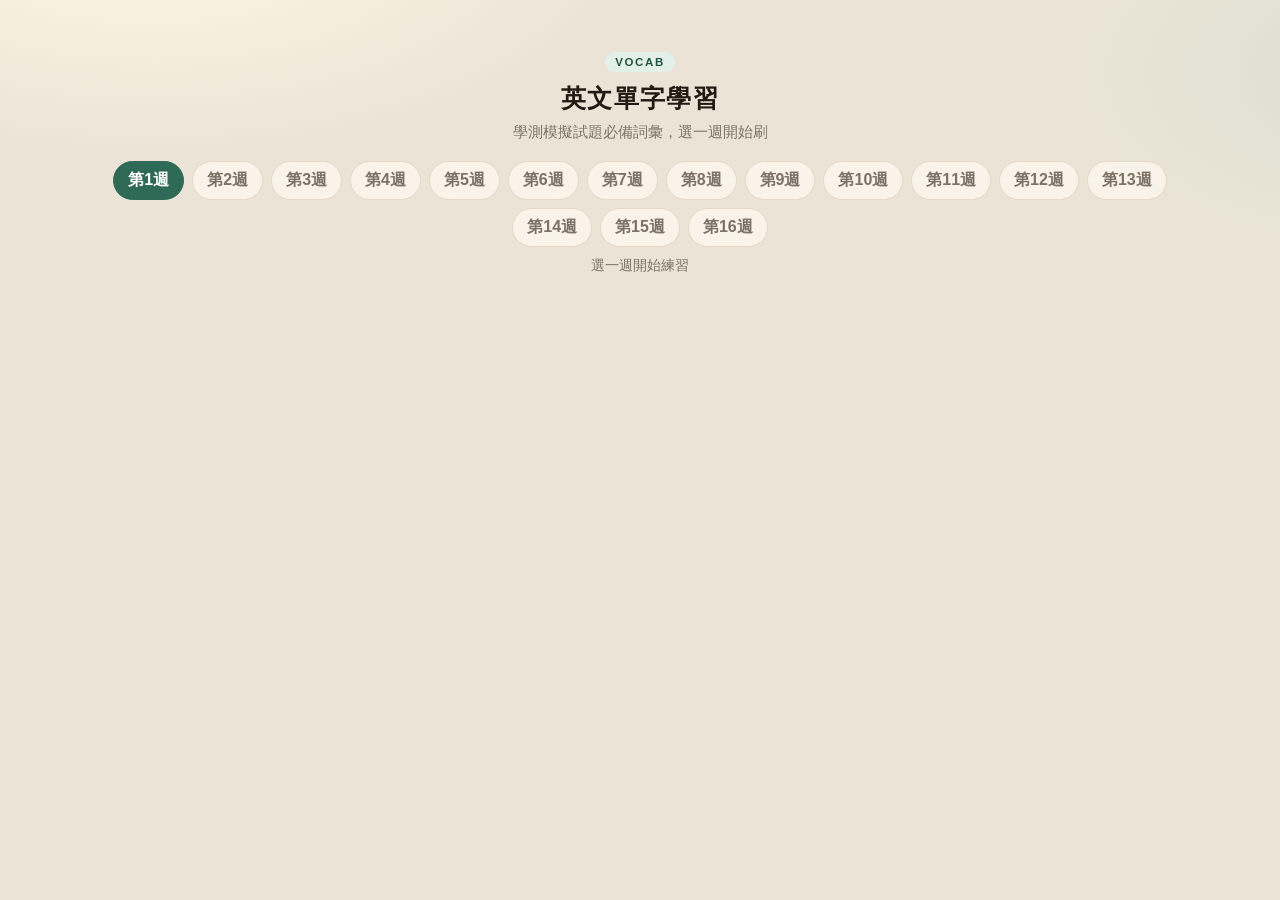
<file: index.html>
<!DOCTYPE html>
<html lang="zh-Hant">
<head>
  <meta charset="UTF-8">
  <meta name="viewport" content="width=device-width, initial-scale=1, viewport-fit=cover">
  <title>英文單字學習</title>
  <style>
    :root {
      --bg: #ebe4d6;
      --paper: #fffaf2;
      --ink: #221b14;
      --muted: #7c7266;
      --line: #e6d9c4;
      --accent: #2f6a57;
      --accent-deep: #245445;
      --accent-soft: #e3f0ea;
      --ok: #1f7a4d;
      --ok-bg: #e3f6ea;
      --bad: #c04a3c;
      --bad-bg: #fdecea;
      --shadow: 0 18px 40px rgba(54, 38, 16, 0.12);
    }
    * { box-sizing: border-box; }
    html, body { margin: 0; padding: 0; }
    body {
      min-height: 100vh;
      font-family: "PingFang TC", "Noto Sans TC", "Hiragino Sans CNS", sans-serif;
      color: var(--ink);
      background:
        radial-gradient(900px 420px at 12% -8%, rgba(255, 248, 232, 0.95), transparent 56%),
        radial-gradient(700px 380px at 110% 8%, rgba(186, 214, 198, 0.35), transparent 50%),
        var(--bg);
      padding: 28px 16px 48px;
    }
    .wrap { width: 100%; max-width: 1100px; margin: 0 auto; }
    .study-bar {
      display: flex;
      justify-content: space-between;
      align-items: center;
      gap: 12px;
      margin: 0 0 16px;
    }
    .study-bar .ghost { padding: 8px 0; }
    .study-bar .week-now {
      color: var(--muted);
      font-size: 0.9rem;
      font-weight: 650;
    }
    [hidden] { display: none !important; }
    @media (min-width: 800px) {
      body { padding: 52px 56px 80px; }
      header { margin-bottom: 28px; }
      .badge { margin-bottom: 14px; padding: 5px 12px; font-size: 0.78rem; }
      h1 { font-size: 2.15rem; margin-bottom: 10px; }
      .sub { font-size: 1.08rem; }
      .weeks { gap: 12px; margin: 32px 0 20px; }
      .weeks button { padding: 10px 20px; font-size: 1rem; }
      .week-note { font-size: 0.98rem; margin: 0 0 10px; }
      .study-bar { margin: 0 0 24px; }
      .study-bar .week-now { font-size: 1.05rem; }
      .tabs {
        padding: 6px;
        max-width: 520px;
        margin: 0 auto 32px;
      }
      .tabs button { padding: 13px 18px; font-size: 1.05rem; }
      .meta { font-size: 1rem; margin-bottom: 14px; }
      .progress { height: 5px; margin-bottom: 20px; }
      .stage { margin-bottom: 22px; }
      body.in-week { padding: 36px 48px 48px; }
      .card { height: min(68vh, 640px); }
      .face { padding: 56px 64px; border-radius: 32px; }
      .card .en { font-size: clamp(3.8rem, 7vw, 5.4rem); }
      .card .zh { font-size: clamp(2.5rem, 3.8vw, 3.2rem); line-height: 1.4; }
      .lang { top: 24px; left: 28px; font-size: 0.8rem; }
      .hint { bottom: 26px; font-size: 0.95rem; }
      .card-actions {
        max-width: 640px;
        margin: 0 auto 16px;
        gap: 16px;
      }
      .card-actions button { padding: 18px 20px; font-size: 1.2rem; border-radius: 18px; }
      .nav {
        max-width: 560px;
        margin: 0 auto;
        gap: 14px;
      }
      .nav button, .next-btn {
        padding: 16px 18px;
        font-size: 1.05rem;
        border-radius: 18px;
      }
      .quiz-word {
        min-height: 200px;
        padding: 40px 36px;
        margin-bottom: 22px;
        border-radius: 32px;
      }
      .choices { grid-template-columns: 1fr 1fr; gap: 16px; margin-bottom: 18px; }
      .choice { padding: 18px 20px; font-size: 1.12rem; border-radius: 18px; }
      .choice .mark { width: 32px; height: 32px; font-size: 0.88rem; }
      .feedback { font-size: 1.08rem; margin: 0 0 16px; }
      .summary { padding: 52px 44px; border-radius: 32px; }
      .summary h2 { font-size: 1.6rem; }
    }
    @media (max-width: 799px) {
      body.in-week { padding: 16px 14px 32px; }
    }
    header { text-align: center; margin-bottom: 16px; }
    .badge {
      display: inline-block;
      margin-bottom: 10px;
      padding: 4px 10px;
      border-radius: 999px;
      background: var(--accent-soft);
      color: var(--accent-deep);
      font-size: 0.72rem;
      font-weight: 700;
      letter-spacing: 0.14em;
    }
    h1 {
      font-size: 1.55rem;
      font-weight: 720;
      letter-spacing: 0.06em;
      margin: 0 0 6px;
    }
    .sub { color: var(--muted); font-size: 0.92rem; margin: 0; line-height: 1.5; }
    .weeks {
      display: flex;
      flex-wrap: wrap;
      gap: 8px;
      justify-content: center;
      margin: 18px 0 16px;
    }
    .weeks button {
      border: 1px solid var(--line);
      background: rgba(255, 250, 242, 0.7);
      color: var(--muted);
      font: inherit;
      font-weight: 700;
      padding: 8px 14px;
      border-radius: 999px;
      cursor: pointer;
      transition: background 0.2s ease, color 0.2s ease, border-color 0.2s ease, transform 0.15s ease;
    }
    .weeks button.active {
      background: var(--accent);
      border-color: var(--accent);
      color: #fff;
    }
    .week-note {
      text-align: center;
      color: var(--muted);
      font-size: 0.86rem;
      margin: -6px 0 16px;
    }
    .tabs {
      display: flex;
      background: rgba(255, 250, 242, 0.55);
      border: 1px solid rgba(230, 217, 196, 0.9);
      border-radius: 999px;
      padding: 4px;
      margin-bottom: 22px;
      backdrop-filter: blur(10px);
    }
    .tabs button {
      flex: 1;
      border: 0;
      background: transparent;
      color: var(--muted);
      font: inherit;
      font-weight: 650;
      padding: 11px 12px;
      border-radius: 999px;
      cursor: pointer;
      transition: background 0.2s ease, color 0.2s ease;
    }
    .tabs button.active {
      background: var(--paper);
      color: var(--ink);
      box-shadow: 0 6px 16px rgba(50, 36, 16, 0.08);
    }
    .panel { display: none; }
    .panel.active { display: block; animation: rise 0.35s ease; }
    @keyframes rise {
      from { opacity: 0; transform: translateY(8px); }
      to { opacity: 1; transform: none; }
    }
    .meta {
      display: flex;
      justify-content: space-between;
      align-items: center;
      color: var(--muted);
      font-size: 0.88rem;
      margin-bottom: 10px;
    }
    .ghost {
      border: 0;
      background: transparent;
      color: var(--accent);
      font: inherit;
      font-weight: 650;
      cursor: pointer;
      padding: 0;
    }
    .progress {
      height: 4px;
      background: #e7dcc8;
      border-radius: 999px;
      margin-bottom: 14px;
      overflow: hidden;
    }
    .progress > span {
      display: block;
      height: 100%;
      width: 0;
      background: linear-gradient(90deg, #3d8a70, #2f6a57);
      border-radius: inherit;
      transition: width 0.35s ease;
    }
    .stage { perspective: 1400px; margin-bottom: 16px; }
    .card {
      width: 100%;
      height: 300px;
      border: 0;
      padding: 0;
      background: transparent;
      color: var(--ink);
      -webkit-appearance: none;
      appearance: none;
      cursor: pointer;
    }
    .card-inner {
      position: relative;
      width: 100%;
      height: 100%;
      transition: transform 0.6s cubic-bezier(.2,.85,.25,1);
      transform-style: preserve-3d;
    }
    .card.flipped .card-inner { transform: rotateY(180deg); }
    .face {
      position: absolute;
      inset: 0;
      backface-visibility: hidden;
      -webkit-backface-visibility: hidden;
      background:
        linear-gradient(180deg, rgba(255,255,255,0.55), transparent 32%),
        var(--paper);
      border-radius: 28px;
      box-shadow: var(--shadow);
      border: 1px solid rgba(255, 255, 255, 0.7);
      display: flex;
      flex-direction: column;
      align-items: center;
      justify-content: center;
      padding: 28px 24px;
    }
    .back {
      transform: rotateY(180deg);
      background:
        linear-gradient(180deg, rgba(232, 244, 237, 0.65), transparent 40%),
        #f7f1e4;
    }
    .lang {
      position: absolute;
      top: 18px;
      left: 20px;
      font-size: 0.72rem;
      font-weight: 700;
      letter-spacing: 0.12em;
      color: var(--muted);
    }
    .en {
      font-family: "Iowan Old Style", Palatino, Georgia, serif;
      font-size: clamp(2.2rem, 8vw, 3rem);
      font-weight: 600;
      letter-spacing: 0.02em;
      margin: 0;
      text-align: center;
      color: var(--ink);
      -webkit-text-fill-color: var(--ink);
    }
    .zh {
      font-size: 1.85rem;
      font-weight: 700;
      margin: 0;
      text-align: center;
      line-height: 1.4;
      color: var(--ink);
      -webkit-text-fill-color: var(--ink);
    }
    .hint {
      position: absolute;
      bottom: 20px;
      color: var(--muted);
      font-size: 0.82rem;
    }
    .nav { display: flex; gap: 10px; }
    .nav button, .next-btn, .choice { font: inherit; cursor: pointer; }
    .nav button, .next-btn {
      flex: 1;
      border: 1px solid var(--line);
      background: var(--paper);
      color: var(--ink);
      border-radius: 16px;
      padding: 13px 14px;
      font-weight: 650;
      transition: transform 0.15s ease, background 0.15s ease;
    }
    .nav button:hover, .choice:hover:not(:disabled) { transform: translateY(-1px); }
    .nav button:disabled, .next-btn:disabled { opacity: 0.38; cursor: default; transform: none; }
    .quiz-word {
      background:
        linear-gradient(180deg, rgba(255,255,255,0.55), transparent 34%),
        var(--paper);
      border-radius: 28px;
      box-shadow: var(--shadow);
      border: 1px solid rgba(255,255,255,0.7);
      min-height: 148px;
      display: flex;
      align-items: center;
      justify-content: center;
      padding: 28px 20px;
      margin-bottom: 16px;
      transition: transform 0.25s ease, box-shadow 0.25s ease;
    }
    .quiz-word.pulse {
      animation: pulse 0.45s ease;
      box-shadow: 0 0 0 6px rgba(31, 122, 77, 0.12), var(--shadow);
    }
    @keyframes pulse {
      0% { transform: scale(1); }
      50% { transform: scale(1.03); }
      100% { transform: scale(1); }
    }
    .choices { display: grid; gap: 10px; margin-bottom: 12px; }
    .choices.shake { animation: shake 0.4s ease; }
    @keyframes shake {
      0%, 100% { transform: translateX(0); }
      25% { transform: translateX(-6px); }
      75% { transform: translateX(6px); }
    }
    .choice {
      display: flex;
      align-items: center;
      gap: 12px;
      text-align: left;
      border: 1px solid var(--line);
      background: var(--paper);
      border-radius: 16px;
      padding: 13px 14px;
      font-size: 1.05rem;
      color: var(--ink);
      transition: background 0.18s ease, border-color 0.18s ease, transform 0.15s ease;
    }
    .choice .mark {
      width: 28px;
      height: 28px;
      border-radius: 50%;
      display: inline-flex;
      align-items: center;
      justify-content: center;
      background: #f3eadc;
      color: var(--muted);
      font-size: 0.82rem;
      font-weight: 700;
      flex: 0 0 auto;
    }
    .choice:hover:not(:disabled) { border-color: var(--accent); background: var(--accent-soft); }
    .choice.correct { border-color: var(--ok); background: var(--ok-bg); color: var(--ok); }
    .choice.wrong { border-color: var(--bad); background: var(--bad-bg); color: var(--bad); }
    .choice.correct .mark, .choice.wrong .mark { background: rgba(255,255,255,0.7); color: inherit; }
    .choice:disabled { cursor: default; }
    .feedback {
      min-height: 1.5em;
      text-align: center;
      margin: 0 0 12px;
      font-weight: 700;
    }
    .feedback.ok { color: var(--ok); }
    .feedback.bad { color: var(--bad); }
    .next-btn {
      width: 100%;
      background: var(--accent);
      color: #fff;
      border-color: var(--accent);
    }
    .next-btn:hover:not(:disabled) { background: var(--accent-deep); }
    .summary {
      display: none;
      background: var(--paper);
      border-radius: 28px;
      box-shadow: var(--shadow);
      padding: 36px 24px;
      text-align: center;
    }
    .summary.show { display: block; animation: rise 0.35s ease; }
    .summary h2 {
      margin: 0 0 8px;
      font-size: 1.35rem;
    }
    .summary p {
      margin: 0 0 22px;
      color: var(--muted);
      line-height: 1.6;
    }
    #quiz-play.empty { display: none; }
    #card-play.empty { display: none; }
    .meta-actions {
      display: flex;
      flex-wrap: wrap;
      gap: 10px 14px;
      justify-content: flex-end;
    }
    .card-actions { display: flex; gap: 10px; margin-bottom: 12px; }
    .card-actions button {
      flex: 1;
      font: inherit;
      font-weight: 700;
      cursor: pointer;
      border-radius: 16px;
      padding: 14px 16px;
      border: 1px solid var(--line);
      transition: transform 0.15s ease, background 0.15s ease;
    }
    .card-actions button:hover { transform: translateY(-1px); }
    .mark-unknown {
      background: var(--bad-bg);
      color: var(--bad);
      border-color: #f0c4be;
    }
    .mark-know {
      background: var(--ok-bg);
      color: var(--ok);
      border-color: #b7e0c6;
    }
    .pile-note {
      text-align: center;
      color: var(--muted);
      font-size: 0.86rem;
      margin: 12px 0 0;
    }
    .summary-actions { display: grid; gap: 10px; }
    #retry-all-cards {
      width: 100%;
      border: 1px solid var(--line);
      background: var(--paper);
      color: var(--ink);
      border-radius: 16px;
      padding: 13px 14px;
      font: inherit;
      font-weight: 650;
      cursor: pointer;
    }
  </style>
</head>
<body>
  <div class="wrap">
    <header id="page-header">
      <div class="badge">VOCAB</div>
      <h1>英文單字學習</h1>
      <p class="sub">學測模擬試題必備詞彙，選一週開始刷</p>
    </header>

    <div class="weeks" id="weeks"></div>
    <p class="week-note" id="week-note">選一週開始練習</p>

    <div id="study" hidden>
    <div class="study-bar">
      <button type="button" class="ghost" id="back-weeks">← 換一週</button>
      <span class="week-now" id="week-label"></span>
    </div>

    <div class="tabs">
      <button type="button" id="tab-card" class="active">單字卡</button>
      <button type="button" id="tab-quiz">選擇題</button>
    </div>

    <section id="panel-card" class="panel active">
      <div id="card-play">
      <div class="meta">
        <span id="card-count">第 1 / 0 張</span>
        <div class="meta-actions">
          <button type="button" class="ghost" id="review-unknown">只刷不會的</button>
          <button type="button" class="ghost" id="shuffle-card">打亂順序</button>
          <button type="button" class="ghost" id="reset-cards">重置</button>
        </div>
      </div>
      <div class="progress"><span id="card-progress"></span></div>
      <div class="stage">
        <button type="button" class="card" id="flashcard" aria-label="點一下翻面">
          <div class="card-inner">
            <div class="face front">
              <span class="lang">EN</span>
              <p class="en" id="card-en" title="點一下聽發音"></p>
              <span class="hint">點單字聽發音，點其他地方看中文</span>
            </div>
            <div class="face back">
              <span class="lang">中文</span>
              <p class="zh" id="card-zh"></p>
              <span class="hint">再點一下翻回英文</span>
            </div>
          </div>
        </button>
      </div>
      <div class="card-actions">
        <button type="button" class="mark-unknown" id="mark-unknown">不會</button>
        <button type="button" class="mark-know" id="mark-know">會</button>
      </div>
      <p class="pile-note" id="pile-note"></p>
      </div>
      <div class="summary" id="card-summary">
        <h2>這一輪看完了</h2>
        <p id="card-summary-text"></p>
        <div class="summary-actions">
          <button type="button" class="next-btn" id="retry-unknown">只刷不會的</button>
          <button type="button" id="retry-all-cards">再刷全部</button>
        </div>
      </div>
    </section>

    <section id="panel-quiz" class="panel">
      <div id="quiz-play">
        <div class="meta">
          <span id="quiz-progress">第 1 / 5 題</span>
          <span id="quiz-score">答對 0</span>
        </div>
        <div class="progress"><span id="quiz-bar"></span></div>
        <div class="quiz-word" id="quiz-word">
          <p class="en" id="quiz-en"></p>
        </div>
        <div class="choices" id="choices"></div>
        <p class="feedback" id="feedback"></p>
        <button type="button" class="next-btn" id="next-quiz">下一題</button>
      </div>
      <div class="summary" id="quiz-summary">
        <h2>這一組做完了</h2>
        <p id="quiz-summary-text"></p>
        <button type="button" class="next-btn" id="retry-quiz">再做一組</button>
      </div>
    </section>
    </div>
  </div>

  <script>
    // ========== 單字表：之後把新單字加在這裡 ==========
    // 格式：{ en: "英文", zh: "中文意思", week: 第幾週 },
    // 之後每週大約五個單字；選擇題每一組出五題，干擾項會優先從同一週抽取。
    const WORDS = [
      { en: "assist", zh: "協助（v.）", week: 1 },
      { en: "direction", zh: "方向（n.；複數：指示）", week: 1 },
      { en: "symptom", zh: "症狀（n.）", week: 1 },
      { en: "awake", zh: "甦醒（v.）", week: 1 },
      { en: "identity", zh: "身分（n.）", week: 1 },
      { en: "struggle", zh: "掙扎（n./v.）", week: 1 },
      { en: "confirm", zh: "確認（v.）", week: 1 },
      { en: "demand", zh: "要求（n./v.）", week: 1 },
      { en: "engage", zh: "使投入（v.）", week: 1 },
      { en: "interact", zh: "互動（v.）", week: 1 },
      { en: "recall", zh: "回憶；撤回（n./v.）", week: 1 },
      { en: "distract", zh: "使分心（v.）", week: 1 },
      { en: "approach", zh: "靠近；方法（n./v.）", week: 1 },
      { en: "conserve", zh: "保育；節約（v.）", week: 1 },
      { en: "recognize", zh: "認出（v.）", week: 1 },
      { en: "strengthen", zh: "強化（v.）", week: 1 },
      { en: "maintain", zh: "保持（v.）", week: 1 },
      { en: "enhance", zh: "改善（v.）", week: 1 },
      { en: "optimistic", zh: "樂觀的（adj.）", week: 1 },
      { en: "pessimistic", zh: "悲觀的（adj.）", week: 1 },
      { en: "cautious", zh: "小心的（adj.）", week: 1 },
      { en: "specific", zh: "明確的（adj.）", week: 1 },
      { en: "passionate", zh: "熱情的（adj.）", week: 1 },
      { en: "critical", zh: "重要的（adj.）", week: 1 },
      { en: "impressive", zh: "令人印象深刻的（adj.）", week: 1 },
      { en: "hesitate", zh: "猶豫（v.）", week: 1 },
      { en: "concern", zh: "顧慮（n./v.）", week: 1 },
      { en: "feature", zh: "特色（n./v.）", week: 1 },
      { en: "necessity", zh: "必要性；必需品（n.）", week: 1 },
      { en: "spot", zh: "地點（n.）；看到（v.）", week: 1 },
      { en: "access", zh: "取得；進入（n.）", week: 2 },
      { en: "device", zh: "裝置（n.）", week: 2 },
      { en: "degree", zh: "程度；文憑（n.）", week: 2 },
      { en: "apply", zh: "申請；應用；塗抹（v.）", week: 2 },
      { en: "capture", zh: "捕獲（v.）", week: 2 },
      { en: "credible", zh: "可信的（adj.）", week: 2 },
      { en: "application", zh: "申請（n.）", week: 2 },
      { en: "ditch", zh: "拋棄（v.）", week: 2 },
      { en: "permit", zh: "允許（v.）", week: 2 },
      { en: "determine", zh: "決定；判定（v.）", week: 2 },
      { en: "intention", zh: "意圖（n.）", week: 2 },
      { en: "exception", zh: "例外（n.）", week: 2 },
      { en: "dull", zh: "鈍的；笨的（adj.）", week: 2 },
      { en: "scarce", zh: "稀少的（adj.）", week: 2 },
      { en: "faithful", zh: "忠誠的（adj.）", week: 2 },
      { en: "hospitable", zh: "好客的（adj.）", week: 2 },
      { en: "expression", zh: "表達（n.）", week: 2 },
      { en: "appliance", zh: "家電（n.）", week: 2 },
      { en: "formal", zh: "正式的（adj.）", week: 2 },
      { en: "classical", zh: "古典的（adj.）", week: 2 },
      { en: "efficient", zh: "有效率的（adj.）", week: 2 },
      { en: "expectation", zh: "期待（n.）", week: 2 },
      { en: "effective", zh: "有效果的（adj.）", week: 2 },
      { en: "consistent", zh: "始終如一的（adj.）", week: 2 },
      { en: "historical", zh: "歷史（相關）的（adj.）", week: 2 },
      { en: "boast", zh: "擁有（v.）", week: 2 },
      { en: "content", zh: "內容物（n.）", week: 2 },
      { en: "available", zh: "可取得的（adj.）", week: 3 },
      { en: "burden", zh: "重擔（n.）", week: 3 },
      { en: "comparison", zh: "比較（n.）", week: 3 },
      { en: "criminal", zh: "犯人（n.）", week: 3 },
      { en: "decade", zh: "十年（n.）", week: 3 },
      { en: "detail", zh: "細節（n.）", week: 3 },
      { en: "disappointment", zh: "失望（n.）", week: 3 },
      { en: "drain", zh: "使流出（v.）", week: 3 },
      { en: "employee", zh: "員工（n.）", week: 3 },
      { en: "expense", zh: "費用（n.）", week: 3 },
      { en: "extremely", zh: "非常（adv.）", week: 3 },
      { en: "feature", zh: "特色（n.）", week: 3 },
      { en: "image", zh: "形象（n.）", week: 3 },
      { en: "import", zh: "進口（v.）", week: 3 },
      { en: "impress", zh: "使……印象深刻（v.）", week: 3 },
      { en: "instead", zh: "取代（adv.）", week: 3 },
      { en: "occasion", zh: "場合（n.）", week: 3 },
      { en: "opposite", zh: "相反的（adj.）", week: 3 },
      { en: "origin", zh: "起源（n.）", week: 3 },
      { en: "perform", zh: "演出（v.）", week: 3 },
      { en: "practical", zh: "實用的（adj.）", week: 3 },
      { en: "prevent", zh: "妨礙（v.）", week: 3 },
      { en: "primary", zh: "主要的（adj.）", week: 3 },
      { en: "process", zh: "處理（v.）", week: 3 },
      { en: "rate", zh: "比率（n.）", week: 3 },
      { en: "reduce", zh: "減少（v.）", week: 3 },
      { en: "schedule", zh: "預定（v.）", week: 3 },
      { en: "shadow", zh: "影子（n.）", week: 3 },
      { en: "sufficient", zh: "足夠的（adj.）", week: 3 },
      { en: "suggest", zh: "建議（v.）", week: 3 },
      { en: "brutal", zh: "暴虐的（adj.）", week: 4 },
      { en: "require", zh: "要求；需求（v.）", week: 4 },
      { en: "wilderness", zh: "野外（n.）", week: 4 },
      { en: "indigenous", zh: "原生的（adj.）", week: 4 },
      { en: "estimate", zh: "估計（v.）", week: 4 },
      { en: "inevitably", zh: "無可避免地（adv.）", week: 4 },
      { en: "diminish", zh: "降低（v.）", week: 4 },
      { en: "countless", zh: "無數的（adj.）", week: 4 },
      { en: "accompany", zh: "陪伴；伴隨（v.）", week: 4 },
      { en: "indicate", zh: "顯示（v.）", week: 4 },
      { en: "merit", zh: "優點；價值（n.）", week: 4 },
      { en: "regulation", zh: "規則（n.）", week: 4 },
      { en: "medieval", zh: "中世紀的（adj.）", week: 4 },
      { en: "desperately", zh: "絕望地（adv.）", week: 4 },
      { en: "retain", zh: "保留（v.）", week: 4 },
      { en: "approximately", zh: "大約（adv.）", week: 4 },
      { en: "supplement", zh: "補充（n.）", week: 4 },
      { en: "preventive", zh: "預防的（adj.）", week: 4 },
      { en: "controversial", zh: "具爭議的（adj.）", week: 4 },
      { en: "swap", zh: "交換（v.）", week: 4 },
      { en: "awareness", zh: "意識（n.）", week: 4 },
      { en: "vicious", zh: "凶暴的（adj.）", week: 4 },
      { en: "minus", zh: "負的（adj.）", week: 4 },
      { en: "eccentric", zh: "古怪的（adj.）", week: 4 },
      { en: "relatively", zh: "相對地（adv.）", week: 4 },
      { en: "distinguish", zh: "辨別（v.）", week: 4 },
      { en: "prejudice", zh: "偏見（n.）", week: 4 },
      { en: "discrimination", zh: "歧視（n.）", week: 4 },
      { en: "unpredictable", zh: "不可預測的（adj.）", week: 4 },
      { en: "composer", zh: "作曲家（n.）", week: 5 },
      { en: "critic", zh: "評論家（n.）", week: 5 },
      { en: "entertainment", zh: "娛樂（n.）", week: 5 },
      { en: "investment", zh: "投資（n.）", week: 5 },
      { en: "emphasis", zh: "重視（n.）", week: 5 },
      { en: "resident", zh: "居民（n.）", week: 5 },
      { en: "slogan", zh: "口號（n.）", week: 5 },
      { en: "destination", zh: "目的地（n.）", week: 5 },
      { en: "nasty", zh: "討厭的（adj.）", week: 5 },
      { en: "modify", zh: "更改（v.）", week: 5 },
      { en: "procession", zh: "隊伍（n.）", week: 5 },
      { en: "disciple", zh: "信徒（n.）", week: 5 },
      { en: "worship", zh: "敬奉（v.）", week: 5 },
      { en: "academic", zh: "學術的（adj.）", week: 5 },
      { en: "charity", zh: "慈善機構（n.）", week: 5 },
      { en: "vague", zh: "含糊的（adj.）", week: 5 },
      { en: "undoubtedly", zh: "毫無疑問地（adv.）", week: 5 },
      { en: "architect", zh: "建築師（n.）", week: 5 },
      { en: "intelligent", zh: "智能的（adj.）", week: 5 },
      { en: "adjust", zh: "調整（v.）", week: 5 },
      { en: "maintenance", zh: "保養（n.）", week: 5 },
      { en: "commit", zh: "犯（錯、罪）；致力於（v.）", week: 5 },
      { en: "competitor", zh: "參賽者（n.）", week: 5 },
      { en: "intentionally", zh: "有意地（adv.）", week: 5 },
      { en: "indignant", zh: "憤怒的（adj.）", week: 5 },
      { en: "abolish", zh: "廢除（v.）", week: 5 },
      { en: "tendency", zh: "傾向（n.）", week: 5 },
      { en: "authority", zh: "當局（n.）", week: 5 },
      { en: "inflation", zh: "通貨膨脹（n.）", week: 5 },
      { en: "vomit", zh: "嘔吐（v.）", week: 5 },
      { en: "anxious", zh: "焦慮的（adj.）", week: 6 },
      { en: "attempt", zh: "試圖（v.）", week: 6 },
      { en: "attract", zh: "吸引（v.）", week: 6 },
      { en: "candidate", zh: "候選人（n.）", week: 6 },
      { en: "commercial", zh: "商業的（adj.）", week: 6 },
      { en: "commit", zh: "犯罪（v.）", week: 6 },
      { en: "complain", zh: "抱怨（v.）", week: 6 },
      { en: "consume", zh: "消耗；吃喝（v.）", week: 6 },
      { en: "contact", zh: "接觸；聯絡（n.）", week: 6 },
      { en: "emphasis", zh: "強調（n.）", week: 6 },
      { en: "entertainment", zh: "娛樂（n.）", week: 6 },
      { en: "eventually", zh: "最後（adv.）", week: 6 },
      { en: "ignorance", zh: "無知（n.）", week: 6 },
      { en: "impulse", zh: "衝動（n.）", week: 6 },
      { en: "infect", zh: "感染（v.）", week: 6 },
      { en: "influential", zh: "有影響力的（adj.）", week: 6 },
      { en: "install", zh: "安裝（v.）", week: 6 },
      { en: "isolate", zh: "隔離（v.）", week: 6 },
      { en: "luxurious", zh: "奢侈的（adj.）", week: 6 },
      { en: "manufacture", zh: "生產（n.）", week: 6 },
      { en: "mysterious", zh: "神祕的（adj.）", week: 6 },
      { en: "occupation", zh: "職業（n.）", week: 6 },
      { en: "originate", zh: "起源（v.）", week: 6 },
      { en: "possess", zh: "擁有（v.）", week: 6 },
      { en: "potential", zh: "可能的；潛在的（adj.）", week: 6 },
      { en: "symbolize", zh: "象徵（v.）", week: 6 },
      { en: "transform", zh: "轉變（v.）", week: 6 },
      { en: "vehicle", zh: "車輛；交通工具（n.）", week: 6 },
      { en: "vividly", zh: "生動地（adv.）", week: 6 },
      { en: "welfare", zh: "福利（n.）", week: 6 },
      { en: "deprive", zh: "剝奪（v.）", week: 7 },
      { en: "boast", zh: "誇耀（v.）", week: 7 },
      { en: "oppression", zh: "壓迫（n.）", week: 7 },
      { en: "reward", zh: "報答；獎賞（v.）", week: 7 },
      { en: "captivity", zh: "囚禁（n.）", week: 7 },
      { en: "approach", zh: "接近（v.）", week: 7 },
      { en: "tolerable", zh: "可忍受的（adj.）", week: 7 },
      { en: "ambitious", zh: "有野心的（adj.）", week: 7 },
      { en: "arise", zh: "出現（v.）", week: 7 },
      { en: "confrontation", zh: "對抗；衝突（n.）", week: 7 },
      { en: "resemble", zh: "像（v.）", week: 7 },
      { en: "indicate", zh: "指出（v.）", week: 7 },
      { en: "launch", zh: "開啟（v.）", week: 7 },
      { en: "encounter", zh: "遇到（v.）", week: 7 },
      { en: "originate", zh: "起源（v.）", week: 7 },
      { en: "journalist", zh: "記者（n.）", week: 7 },
      { en: "founder", zh: "創辦人（n.）", week: 7 },
      { en: "iconic", zh: "代表性的（adj.）", week: 7 },
      { en: "standard", zh: "標準（n.）", week: 7 },
      { en: "offer", zh: "提供（v.）", week: 7 },
      { en: "gamble", zh: "賭博（v.）", week: 7 },
      { en: "random", zh: "隨機的（adj.）", week: 7 },
      { en: "various", zh: "各種的（adj.）", week: 7 },
      { en: "assistance", zh: "協助（n.）", week: 7 },
      { en: "fertile", zh: "肥沃的（adj.）", week: 7 },
      { en: "harvest", zh: "豐收（n.）", week: 7 },
      { en: "astonishing", zh: "驚人的（adj.）", week: 7 },
      { en: "distinguish", zh: "區分（v.）", week: 7 },
      { en: "enhance", zh: "加強（v.）", week: 7 },
      { en: "privileged", zh: "享有特權的（adj.）", week: 7 },
      { en: "resource", zh: "資源（n.）", week: 8 },
      { en: "colony", zh: "殖民地（n.）", week: 8 },
      { en: "compose", zh: "組成；編曲（v.）", week: 8 },
      { en: "embrace", zh: "擁抱；欣然接受（v.）", week: 8 },
      { en: "arouse", zh: "激起；引起（v.）", week: 8 },
      { en: "intimate", zh: "親密的（adj.）", week: 8 },
      { en: "extreme", zh: "極端的（adj.）；極端（n.）", week: 8 },
      { en: "isolate", zh: "使……孤立（v.）", week: 8 },
      { en: "operation", zh: "手術；運作（n.）", week: 8 },
      { en: "fundamental", zh: "基本的（adj.）", week: 8 },
      { en: "adequate", zh: "足夠的（adj.）", week: 8 },
      { en: "sustain", zh: "維持；承受（v.）", week: 8 },
      { en: "substitute", zh: "代替品（n.）；代替（v.）", week: 8 },
      { en: "conventional", zh: "傳統的（adj.）", week: 8 },
      { en: "massively", zh: "巨大地（adv.）", week: 8 },
      { en: "respectively", zh: "分別地（adv.）", week: 8 },
      { en: "thoroughly", zh: "徹底地（adv.）", week: 8 },
      { en: "acquisition", zh: "得到；習得（n.）", week: 8 },
      { en: "prediction", zh: "預測（n.）", week: 8 },
      { en: "invention", zh: "發明（n.）", week: 8 },
      { en: "destination", zh: "目的地（n.）", week: 8 },
      { en: "attach", zh: "附著、附加（v.）", week: 8 },
      { en: "connect", zh: "連結（v.）", week: 8 },
      { en: "resolve", zh: "下定決心；解決（v.）", week: 8 },
      { en: "relate", zh: "相關（v.）", week: 8 },
      { en: "publish", zh: "出版（v.）", week: 8 },
      { en: "apparently", zh: "明顯地（adv.）", week: 8 },
      { en: "distribute", zh: "分發；分配（v.）", week: 8 },
      { en: "emphasize", zh: "強調（v.）", week: 8 },
      { en: "declare", zh: "宣告（v.）", week: 8 },
      { en: "approximately", zh: "大約（adv.）", week: 8 },
      { en: "undergo", zh: "經歷（v.）", week: 8 },
      { en: "arguably", zh: "可以說是（adv.）", week: 8 },
      { en: "tolerance", zh: "容忍（n.）", week: 9 },
      { en: "impulse", zh: "衝動（n.）", week: 9 },
      { en: "prosperity", zh: "繁榮（n.）", week: 9 },
      { en: "insult", zh: "侮辱（n.）", week: 9 },
      { en: "garment", zh: "衣服（n.）", week: 9 },
      { en: "urgency", zh: "緊急（n.）", week: 9 },
      { en: "recognition", zh: "辨識（n.）", week: 9 },
      { en: "population", zh: "人口（n.）", week: 9 },
      { en: "conflict", zh: "衝突（n.）", week: 9 },
      { en: "civilization", zh: "文明（n.）", week: 9 },
      { en: "approve", zh: "允許，贊同（v.；用法 approve of）", week: 9 },
      { en: "impose", zh: "強行實施（v.；用法 impose sth. on sb.）", week: 9 },
      { en: "implement", zh: "實施（v.）", week: 9 },
      { en: "flee", zh: "逃走（v.；flee-fled-fled）", week: 9 },
      { en: "pioneer", zh: "作為……的先鋒（v.）", week: 9 },
      { en: "establish", zh: "創立（v.）", week: 9 },
      { en: "overlook", zh: "眺望（v.）", week: 9 },
      { en: "specialize", zh: "專精於（v.；用法 specialize in sth.）", week: 9 },
      { en: "evolve", zh: "演化（v.）", week: 9 },
      { en: "monitor", zh: "監控（v.）", week: 9 },
      { en: "trivial", zh: "微不足道的（adj.）", week: 9 },
      { en: "excessive", zh: "過量的（adj.）", week: 9 },
      { en: "vacant", zh: "空的（adj.）", week: 9 },
      { en: "profound", zh: "深刻的（adj.）", week: 9 },
      { en: "reckless", zh: "輕率的（adj.）", week: 9 },
      { en: "fertile", zh: "肥沃的（adj.）", week: 9 },
      { en: "independent", zh: "獨立的（adj.）", week: 9 },
      { en: "barely", zh: "幾乎不（adv.）", week: 9 },
      { en: "readily", zh: "便利地，爽快地（adv.；readily available／accessible：隨時都可以取得）", week: 9 },
      { en: "constantly", zh: "不斷地（adv.）", week: 9 },
      { en: "awkward", zh: "尷尬的（adj.）", week: 10 },
      { en: "facilitate", zh: "促進（v.）", week: 10 },
      { en: "establish", zh: "建立（v.）", week: 10 },
      { en: "surroundings", zh: "環境（n.）", week: 10 },
      { en: "reluctant", zh: "不情願的（adj.；be reluctant to）", week: 10 },
      { en: "immense", zh: "巨大的（adj.）", week: 10 },
      { en: "venture", zh: "冒險（v.）", week: 10 },
      { en: "hazard", zh: "危險（n.）", week: 10 },
      { en: "demonstrate", zh: "顯現（v.）", week: 10 },
      { en: "cognitive", zh: "認知的（adj.）", week: 10 },
      { en: "derive", zh: "起源於（v.）", week: 10 },
      { en: "continental", zh: "大陸的（adj.）", week: 10 },
      { en: "accumulate", zh: "積聚（v.）", week: 10 },
      { en: "concept", zh: "概念（n.）", week: 10 },
      { en: "accurately", zh: "準確地（adv.）", week: 10 },
      { en: "maximum", zh: "最大的（adj.）", week: 10 },
      { en: "particular", zh: "特別的（adj.）", week: 10 },
      { en: "adopt", zh: "採用（v.）", week: 10 },
      { en: "foster", zh: "培養（v.）", week: 10 },
      { en: "distinctive", zh: "獨特的（adj.）", week: 10 },
      { en: "texture", zh: "質地（n.）", week: 10 },
      { en: "alternative", zh: "替代品（n.）", week: 10 },
      { en: "neutral", zh: "中性的（adj.）", week: 10 },
      { en: "consumer", zh: "消費者（n.）", week: 10 },
      { en: "workplace", zh: "工作場所（n.）", week: 10 },
      { en: "certified", zh: "認證的（adj.）", week: 10 },
      { en: "deliberately", zh: "故意（adv.）", week: 10 },
      { en: "innovative", zh: "創新的（adj.）", week: 10 },
      { en: "elaborate", zh: "精美的（adj.）", week: 10 },
      { en: "distinctive", zh: "獨特的（adj.）", week: 10 },
      { en: "broaden", zh: "拓展（v.）", week: 11 },
      { en: "undoubtedly", zh: "毫無疑問的（adv.）", week: 11 },
      { en: "destination", zh: "目的地（n.）", week: 11 },
      { en: "initial", zh: "一開始的（adj.）", week: 11 },
      { en: "substantial", zh: "大（量）的；多的（adj.）", week: 11 },
      { en: "opponent", zh: "對手（n.）", week: 11 },
      { en: "estimate", zh: "估計（v.）", week: 11 },
      { en: "enforcement", zh: "（法律的）執行（n.）", week: 11 },
      { en: "architecture", zh: "建築（物）（n.）", week: 11 },
      { en: "compromise", zh: "妥協（v.）", week: 11 },
      { en: "measurement", zh: "測量（n.）", week: 11 },
      { en: "astronaut", zh: "太空人（n.）", week: 11 },
      { en: "inspirational", zh: "具啟發性的；令人興奮的（adj.）", week: 11 },
      { en: "conserve", zh: "保護；保有（v.）", week: 11 },
      { en: "elaborate", zh: "精緻的；複雜的（adj.）", week: 11 },
      { en: "depict", zh: "描寫（v.）", week: 11 },
      { en: "inevitable", zh: "無可避免的（adj.）", week: 11 },
      { en: "permanent", zh: "永久的（adj.）", week: 11 },
      { en: "advocate", zh: "倡導者（n.）", week: 11 },
      { en: "merchandise", zh: "商品（n.）", week: 11 },
      { en: "eliminate", zh: "消除；淘汰（v.）", week: 11 },
      { en: "inaccurate", zh: "不準確的（adj.）", week: 11 },
      { en: "regulation", zh: "規則；調節（n.）", week: 11 },
      { en: "civilization", zh: "文明（n.）", week: 11 },
      { en: "heritage", zh: "遺產（n.）", week: 11 },
      { en: "slaughter", zh: "宰殺（v.）", week: 11 },
      { en: "abstract", zh: "抽象的（adj.）", week: 11 },
      { en: "composition", zh: "作文；作曲；組成；構圖（n.）", week: 11 },
      { en: "documentary", zh: "紀錄片（n.）", week: 11 },
      { en: "reluctant", zh: "不情願的（adj.）", week: 11 },
      { en: "separation", zh: "分離；分開（n.）", week: 12 },
      { en: "separate", zh: "分開（v./n.）", week: 12 },
      { en: "instantly", zh: "立即地（adv.）", week: 12 },
      { en: "instance", zh: "例子（n.）", week: 12 },
      { en: "insistence", zh: "堅持（n.）", week: 12 },
      { en: "(in)sincere", zh: "（不）真誠的（adj.）", week: 12 },
      { en: "criterion", zh: "標準（n.；複數 criteria）", week: 12 },
      { en: "(in)adequate", zh: "（不）足夠的（adj.）", week: 12 },
      { en: "highlight", zh: "強調；凸顯（v.）", week: 12 },
      { en: "simplicity", zh: "簡單；樸素（n.）", week: 12 },
      { en: "diversity", zh: "多樣性（n.）", week: 12 },
      { en: "diverse", zh: "多樣的（adj.）", week: 12 },
      { en: "diversify", zh: "使……多樣化（v.）", week: 12 },
      { en: "reliance", zh: "依賴（n.）", week: 12 },
      { en: "dependence", zh: "依賴（n.）", week: 12 },
      { en: "confession", zh: "自白（n.）", week: 12 },
      { en: "preference", zh: "偏好（n.）", week: 12 },
      { en: "scarce", zh: "稀少的（adj.）", week: 12 },
      { en: "scarcity", zh: "缺乏（n.）", week: 12 },
      { en: "atmosphere", zh: "大氣；氣氛（n.）", week: 12 },
      { en: "substance", zh: "物質（n.）", week: 12 },
      { en: "condense", zh: "凝結（v.）", week: 12 },
      { en: "feasible", zh: "可行的（adj.）", week: 12 },
      { en: "sustainable", zh: "永續的（adj.）", week: 12 },
      { en: "interpret", zh: "解釋；口譯（v.）", week: 12 },
      { en: "extravagant", zh: "誇張的；奢侈的（adj.）", week: 12 },
      { en: "excessive", zh: "過度的（adj.）", week: 12 },
      { en: "literal", zh: "字面上的（adj.）", week: 12 },
      { en: "literary", zh: "文學的（adj.）", week: 12 },
      { en: "literate", zh: "識字的（adj.）", week: 12 },
      { en: "subtle", zh: "微妙的（adj.）", week: 12 },
      { en: "resilience", zh: "韌性；復原力（n.）", week: 12 },
      { en: "resilient", zh: "有韌性的（adj.）", week: 12 },
      { en: "vigorous", zh: "強健的（adj.）", week: 12 },
      { en: "suppress", zh: "抑制（v.）", week: 12 },
      { en: "vertical", zh: "垂直的（adj.）", week: 12 },
      { en: "horizontal", zh: "水平的（adj.）", week: 12 },
      { en: "drain", zh: "消耗；使流失（v.）", week: 12 },
      { en: "disturb", zh: "干擾；擾亂（v.）", week: 12 },
      { en: "confine", zh: "限制；侷限（v.）", week: 12 },
      { en: "authentic", zh: "真實的；道地的（adj.）", week: 13 },
      { en: "civil", zh: "有禮貌的；人民的（adj.）", week: 13 },
      { en: "compose", zh: "構成；作曲（v.）", week: 13 },
      { en: "concrete", zh: "具體的（adj.）", week: 13 },
      { en: "confront", zh: "面對（v.）", week: 13 },
      { en: "conserve", zh: "保育；節約（v.）", week: 13 },
      { en: "compel", zh: "強迫；迫使（v.）", week: 13 },
      { en: "discarded", zh: "被丟棄的（adj.）", week: 13 },
      { en: "dignity", zh: "尊嚴（n.）", week: 13 },
      { en: "durable", zh: "耐用的（adj.）", week: 13 },
      { en: "empathy", zh: "同理心（n.）", week: 13 },
      { en: "execute", zh: "執行（v.）", week: 13 },
      { en: "flattering", zh: "討好的；奉承的（adj.）", week: 13 },
      { en: "genuine", zh: "真誠的（adj.）", week: 13 },
      { en: "hygiene", zh: "（個人）衛生（n.）", week: 13 },
      { en: "sanitation", zh: "（環境）衛生（n.）", week: 13 },
      { en: "integrate", zh: "融合；整合（v.）", week: 13 },
      { en: "integrity", zh: "誠信（n.）", week: 13 },
      { en: "manual", zh: "手工的（adj.）；手冊（n.）", week: 13 },
      { en: "marginalized", zh: "邊緣化的（adj.）", week: 13 },
      { en: "migrant", zh: "移工；移民（n.）", week: 13 },
      { en: "notion", zh: "觀念（n.）", week: 13 },
      { en: "prejudice", zh: "偏見（n.）", week: 13 },
      { en: "psychological", zh: "心理的（adj.）", week: 13 },
      { en: "ratio", zh: "比率（n.）", week: 13 },
      { en: "resilient", zh: "有彈性的；能復原的（adj.）", week: 13 },
      { en: "subsequent", zh: "隨後的（adj.）", week: 13 },
      { en: "substantial", zh: "大量的；重要的（adj.）", week: 13 },
      { en: "undermine", zh: "逐漸削弱（v.）", week: 13 },
      { en: "allocate", zh: "分配（v.）", week: 13 },
      { en: "articulate", zh: "清楚表達（v.）", week: 13 },
      { en: "attribute", zh: "歸因於（v.）", week: 13 },
      { en: "bias", zh: "偏見；成見（n.）", week: 13 },
      { en: "divine", zh: "神聖的（adj.）", week: 13 },
      { en: "manifest", zh: "表現；顯示（v.）", week: 13 },
      { en: "parallel", zh: "平行的；相似的（adj.）", week: 13 },
      { en: "allergy", zh: "過敏（n.）", week: 14 },
      { en: "brochure", zh: "手冊（n.）", week: 14 },
      { en: "manual", zh: "手冊（n.）；手動的（adj.）", week: 14 },
      { en: "distant", zh: "遙遠的；疏遠的（adj.）", week: 14 },
      { en: "compulsory", zh: "強制的（adj.）", week: 14 },
      { en: "blunt", zh: "鈍的；直接了當的（adj.）", week: 14 },
      { en: "sharp", zh: "銳利的；機智的（adj.）", week: 14 },
      { en: "compile", zh: "彙整（v.）", week: 14 },
      { en: "compel", zh: "迫使（v.）", week: 14 },
      { en: "compelling", zh: "使人信服的（adj.）", week: 14 },
      { en: "accommodate", zh: "住宿；容納（v.）", week: 14 },
      { en: "accumulate", zh: "累積（v.）", week: 14 },
      { en: "means", zh: "方式；財力（n.）", week: 14 },
      { en: "compromise", zh: "妥協；傷害（n./v.）", week: 14 },
      { en: "patriot", zh: "愛國者（n.）", week: 14 },
      { en: "courteous", zh: "有禮貌的（adj.）", week: 14 },
      { en: "commitment", zh: "投入；承諾（n.）", week: 14 },
      { en: "initial", zh: "起初的（adj.）", week: 14 },
      { en: "alternatively", zh: "替代地；或者（adv.）", week: 14 },
      { en: "radically", zh: "根本地；徹底（adv.）", week: 14 },
      { en: "anonymous", zh: "匿名的（adj.）", week: 14 },
      { en: "evident", zh: "顯著的（adj.）", week: 14 },
      { en: "toil", zh: "辛苦工作（n./v.）", week: 14 },
      { en: "inherent", zh: "生來就有的（adj.）", week: 14 },
      { en: "coherent", zh: "前後連貫的（adj.）", week: 14 },
      { en: "imperial", zh: "帝國的（adj.）", week: 14 },
      { en: "grant", zh: "給予（v.）", week: 14 },
      { en: "compensation", zh: "補償（n.）", week: 14 },
      { en: "cultivate", zh: "耕種；培養（v.）", week: 14 },
      { en: "descendant", zh: "後代（n.）", week: 14 },
      { en: "intensive", zh: "密集的（adj.）", week: 14 },
      { en: "resemble", zh: "長得像（v.）", week: 14 },
      { en: "outbreak", zh: "爆發（n.）", week: 15 },
      { en: "isolation", zh: "孤立（n.）", week: 15 },
      { en: "regulation", zh: "規則；規範（n.）", week: 15 },
      { en: "enforce", zh: "執行（v.）", week: 15 },
      { en: "distribute", zh: "分配（v.）", week: 15 },
      { en: "violate", zh: "違反（v.）", week: 15 },
      { en: "approach", zh: "方法（n.）；接近（v.）", week: 15 },
      { en: "competent", zh: "有能力的（adj.）", week: 15 },
      { en: "privately", zh: "私底下地（adv.）", week: 15 },
      { en: "illegally", zh: "非法地（adv.；相對：legally 合法地）", week: 15 },
      { en: "site", zh: "地點（n.）", week: 15 },
      { en: "ensure", zh: "確保（v.）", week: 15 },
      { en: "construction", zh: "建築（n.）", week: 15 },
      { en: "complexity", zh: "複雜性（n.）", week: 15 },
      { en: "accessibility", zh: "可親近性；可取得性（n.；accessible adj. 可親近的）", week: 15 },
      { en: "potentiality", zh: "潛力；潛能（n.；potential adj./n.）", week: 15 },
      { en: "responsibility", zh: "責任（n.）", week: 15 },
      { en: "luxurious", zh: "豪華的（adj.）", week: 15 },
      { en: "dilemma", zh: "兩難的困境（n.）", week: 15 },
      { en: "elevation", zh: "高度，提升（n.；elevator n. 電梯）", week: 15 },
      { en: "lush", zh: "翠綠的（adj.）", week: 15 },
      { en: "spectacular", zh: "壯麗的（adj.）", week: 15 },
      { en: "permanently", zh: "永久地（adv.）", week: 15 },
      { en: "boost", zh: "提振（v./n.）", week: 15 },
      { en: "inspire", zh: "鼓舞（v.）", week: 15 },
      { en: "explode", zh: "爆炸（v.）", week: 15 },
      { en: "absorb", zh: "全神貫注（v.）", week: 15 },
      { en: "involve", zh: "牽涉（v.）", week: 15 },
      { en: "detective", zh: "偵探（n.）", week: 15 },
      { en: "acquaintance", zh: "熟識之人（n.）", week: 15 },
      { en: "frightened", zh: "驚嚇的（adj.）", week: 16 },
      { en: "innocent", zh: "天真的（adj.）", week: 16 },
      { en: "ruin", zh: "毀壞（v.）", week: 16 },
      { en: "chronic", zh: "長期的（adj.）", week: 16 },
      { en: "intact", zh: "未受損傷的（adj.）", week: 16 },
      { en: "strength", zh: "力氣（n.）", week: 16 },
      { en: "request", zh: "要求（v.）", week: 16 },
      { en: "accuse", zh: "控告（v.）", week: 16 },
      { en: "disguise", zh: "偽裝（n.）", week: 16 },
      { en: "rescue", zh: "救援（n.）", week: 16 },
      { en: "decrease", zh: "減少（v.）", week: 16 },
      { en: "vanish", zh: "消失（v.）", week: 16 },
      { en: "cautious", zh: "謹慎的（adj.）", week: 16 },
      { en: "extinct", zh: "絕種的（adj.）", week: 16 },
      { en: "slaughter", zh: "殺戮（n.）", week: 16 },
      { en: "exclusive", zh: "獨有的（adj.）", week: 16 },
      { en: "expand", zh: "擴大（v.）", week: 16 },
      { en: "estimate", zh: "估算（n.）", week: 16 },
      { en: "bacteria", zh: "細菌（n.）", week: 16 },
      { en: "victim", zh: "受害者（n.）", week: 16 },
      { en: "boom", zh: "繁榮（n.）", week: 16 },
      { en: "progress", zh: "進步（v.）", week: 16 },
      { en: "promising", zh: "有前途的（adj.）", week: 16 },
      { en: "glimpse", zh: "一瞥（n.）", week: 16 },
      { en: "identify", zh: "識別（v.）", week: 16 },
      { en: "anonymous", zh: "匿名的（adj.）", week: 16 },
      { en: "edible", zh: "可食用的（adj.）", week: 16 },
      { en: "nutrient", zh: "營養物（n.）", week: 16 },
      { en: "resistant", zh: "抵抗……的（adj.）", week: 16 },
      { en: "span", zh: "一段時間（n.）", week: 16 },
    ];
    const QUESTIONS_PER_SET = 5;

    const $ = (id) => document.getElementById(id);
    const LETTERS = ["A", "B", "C", "D"];

    let currentWeek = Math.min(...WORDS.map((w) => w.week));
    let weekWords = [];
    let cardOrder = [];
    let cardIndex = 0;
    let flipped = false;
    const MASTERY_KEY = "vocab-card-mastery-v1";
    let mastery = {};
    try { mastery = JSON.parse(localStorage.getItem(MASTERY_KEY) || "{}") || {}; }
    catch (err) { mastery = {}; }
    let runMode = "all";
    let runQueue = [];
    let markedThisRound = new Set();
    let quizSet = [];
    let quizIndex = 0;
    let correctCount = 0;
    let answered = false;

    function shuffle(list) {
      const arr = list.slice();
      for (let i = arr.length - 1; i > 0; i--) {
        const j = Math.floor(Math.random() * (i + 1));
        [arr[i], arr[j]] = [arr[j], arr[i]];
      }
      return arr;
    }

    function wordsOf(week) {
      return WORDS.filter((w) => w.week === week);
    }

    function weekList() {
      return [...new Set(WORDS.map((w) => w.week))].sort((a, b) => a - b);
    }

    function renderWeeks() {
      const box = $("weeks");
      box.innerHTML = "";
      weekList().forEach((week) => {
        const btn = document.createElement("button");
        btn.type = "button";
        btn.textContent = "第" + week + "週";
        btn.className = week === currentWeek ? "active" : "";
        btn.addEventListener("click", () => selectWeek(week));
        box.appendChild(btn);
      });
    }

    function selectWeek(week) {
      currentWeek = week;
      weekWords = wordsOf(week);
      renderWeeks();
      $("week-label").textContent = "第" + week + "週 · " + weekWords.length + " 個單字";
      $("page-header").hidden = true;
      $("weeks").hidden = true;
      $("week-note").hidden = true;
      $("study").hidden = false;
      document.body.classList.add("in-week");
      runMode = "all";
      startCards(false);
      startQuiz();
    }

    function backToWeeks() {
      $("page-header").hidden = false;
      $("weeks").hidden = false;
      $("week-note").hidden = false;
      $("study").hidden = true;
      document.body.classList.remove("in-week");
    }

    function wordKey(word) {
      return word.week + "::" + word.en;
    }

    function saveMastery() {
      localStorage.setItem(MASTERY_KEY, JSON.stringify(mastery));
    }

    function pileCounts() {
      let know = 0, unknown = 0, unset = 0;
      weekWords.forEach((w) => {
        const v = mastery[wordKey(w)];
        if (v === "know") know += 1;
        else if (v === "unknown") unknown += 1;
        else unset += 1;
      });
      return { know, unknown, unset };
    }

    function wordsForRun() {
      if (runMode === "unknown") {
        return weekWords.filter((w) => mastery[wordKey(w)] === "unknown");
      }
      return weekWords.slice();
    }

    function updatePileNote() {
      const { know, unknown, unset } = pileCounts();
      $("pile-note").textContent =
        "會 " + know + " · 不會 " + unknown + (unset ? " · 未分類 " + unset : "");
      $("review-unknown").disabled = unknown === 0;
    }

    function showCardPlay() {
      $("card-play").classList.remove("empty");
      $("card-summary").classList.remove("show");
    }

    function showCardSummary() {
      const { know, unknown, unset } = pileCounts();
      $("card-play").classList.add("empty");
      $("card-summary").classList.add("show");
      let text = "會 " + know + " 張，不會 " + unknown + " 張";
      if (unset) text += "，還有 " + unset + " 張未分類";
      $("card-summary-text").textContent = text + "。";
      $("retry-unknown").disabled = unknown === 0;
    }

    function showCard() {
      if (!runQueue.length) {
        showCardSummary();
        return;
      }
      showCardPlay();
      const word = runQueue[cardIndex];
      $("card-en").textContent = word.en;
      $("card-zh").textContent = word.zh;
      const prefix = runMode === "unknown" ? "只刷不會 · " : "";
      $("card-count").textContent = prefix + "第 " + (cardIndex + 1) + " / " + runQueue.length + " 張";
      $("card-progress").style.width = ((cardIndex + 1) / runQueue.length * 100) + "%";
      $("flashcard").classList.toggle("flipped", flipped);
      updatePileNote();
    }

    function flipCard() {
      flipped = !flipped;
      $("flashcard").classList.toggle("flipped", flipped);
    }

    function pickEnglishVoice() {
      const voices = window.speechSynthesis.getVoices() || [];
      const nameOf = (v) => (v.name || "").toLowerCase();
      const langOf = (v) => (v.lang || "").toLowerCase();
      return voices.find((v) => nameOf(v).includes("samantha") && langOf(v).startsWith("en"))
        || voices.find((v) => langOf(v).startsWith("en-us") && !nameOf(v).includes("fred"))
        || voices.find((v) => langOf(v).startsWith("en") && !nameOf(v).includes("fred"))
        || null;
    }

    function speakEnglish(text) {
      const word = String(text || "").trim();
      if (!word || !window.speechSynthesis) return;
      const utter = new SpeechSynthesisUtterance(word);
      utter.lang = "en-US";
      utter.rate = 0.72;
      const enVoice = pickEnglishVoice();
      if (enVoice) utter.voice = enVoice;
      if (window.speechSynthesis.speaking || window.speechSynthesis.pending) {
        window.speechSynthesis.cancel();
      }
      window.speechSynthesis.speak(utter);
    }

    function onFlashcardClick(event) {
      const wordEl = event.target.closest(".en");
      if (wordEl && $("flashcard").contains(wordEl)) {
        event.preventDefault();
        event.stopPropagation();
        speakEnglish(wordEl.textContent);
        return;
      }
      flipCard();
    }

    function startCards(reshuffle, mode) {
      if (mode) runMode = mode;
      runQueue = wordsForRun();
      if (reshuffle) runQueue = shuffle(runQueue);
      cardIndex = 0;
      flipped = false;
      markedThisRound = new Set();
      if (!runQueue.length) {
        showCardSummary();
        return;
      }
      showCard();
    }

    function markCard(kind) {
      const word = runQueue[cardIndex];
      if (!word) return;
      mastery[wordKey(word)] = kind;
      saveMastery();
      markedThisRound.add(wordKey(word));
      if (markedThisRound.size >= runQueue.length) {
        showCardSummary();
        return;
      }
      let next = cardIndex + 1;
      while (next < runQueue.length && markedThisRound.has(wordKey(runQueue[next]))) next += 1;
      if (next >= runQueue.length) {
        next = 0;
        while (next < runQueue.length && markedThisRound.has(wordKey(runQueue[next]))) next += 1;
      }
      cardIndex = next;
      flipped = false;
      showCard();
    }

    function resetMastery() {
      weekWords.forEach((w) => { delete mastery[wordKey(w)]; });
      saveMastery();
      runMode = "all";
      startCards(false);
    }

    function startUnknownOnly() {
      if (pileCounts().unknown === 0) return;
      startCards(true, "unknown");
    }

    function makeOptions(word) {
      const same = shuffle(
        weekWords.filter((w) => w.en !== word.en).map((w) => w.zh)
      );
      const others = shuffle(
        WORDS.filter((w) => w.en !== word.en && w.zh !== word.zh && !same.includes(w.zh))
          .map((w) => w.zh)
      );
      const extras = [];
      const fallback = ["練習", "記得", "句子", "意思"];
      const pool = same.concat(others).concat(fallback);
      for (const zh of pool) {
        if (zh !== word.zh && !extras.includes(zh)) extras.push(zh);
        if (extras.length === 3) break;
      }
      return shuffle([word.zh].concat(extras));
    }

    function renderChoices(options, correctZh) {
      const box = $("choices");
      box.classList.remove("shake");
      box.innerHTML = "";
      options.forEach((zh, i) => {
        const btn = document.createElement("button");
        btn.type = "button";
        btn.className = "choice";
        btn.innerHTML = '<span class="mark">' + LETTERS[i] + '</span><span class="label"></span>';
        btn.querySelector(".label").textContent = zh;
        btn.addEventListener("click", () => pickChoice(btn, zh, correctZh));
        box.appendChild(btn);
      });
    }

    function showQuiz() {
      const word = quizSet[quizIndex];
      $("quiz-play").classList.remove("empty");
      $("quiz-summary").classList.remove("show");
      $("quiz-en").textContent = word.en;
      $("quiz-word").classList.remove("pulse");
      $("feedback").textContent = "";
      $("feedback").className = "feedback";
      answered = false;
      $("next-quiz").disabled = true;
      $("next-quiz").textContent = quizIndex === quizSet.length - 1 ? "看結果" : "下一題";
      $("quiz-progress").textContent = "第 " + (quizIndex + 1) + " / " + quizSet.length + " 題";
      $("quiz-score").textContent = "答對 " + correctCount;
      $("quiz-bar").style.width = ((quizIndex + 1) / quizSet.length * 100) + "%";
      renderChoices(makeOptions(word), word.zh);
    }

    function pickChoice(btn, zh, correctZh) {
      if (answered) return;
      answered = true;
      const buttons = [...document.querySelectorAll(".choice")];
      buttons.forEach((el) => {
        el.disabled = true;
        if (el.querySelector(".label").textContent === correctZh) el.classList.add("correct");
      });
      if (zh === correctZh) {
        correctCount += 1;
        $("feedback").textContent = "答對了，做得好！";
        $("feedback").className = "feedback ok";
        $("quiz-word").classList.add("pulse");
      } else {
        btn.classList.add("wrong");
        $("feedback").textContent = "答錯了，正確是「" + correctZh + "」";
        $("feedback").className = "feedback bad";
        $("choices").classList.remove("shake");
        void $("choices").offsetWidth;
        $("choices").classList.add("shake");
      }
      $("quiz-score").textContent = "答對 " + correctCount;
      $("next-quiz").disabled = false;
    }

    function finishQuiz() {
      $("quiz-play").classList.add("empty");
      $("quiz-summary").classList.add("show");
      $("quiz-summary-text").textContent =
        "第" + currentWeek + "週這一組答對 " + correctCount + "／共 " + quizSet.length + " 題";
    }

    function nextQuiz() {
      if (!answered) return;
      if (quizIndex < quizSet.length - 1) {
        quizIndex += 1;
        showQuiz();
      } else {
        finishQuiz();
      }
    }

    function startQuiz() {
      const count = Math.min(QUESTIONS_PER_SET, weekWords.length);
      quizSet = shuffle(weekWords).slice(0, count);
      quizIndex = 0;
      correctCount = 0;
      if (!quizSet.length) return;
      showQuiz();
    }

    function switchMode(mode) {
      const isCard = mode === "card";
      $("tab-card").classList.toggle("active", isCard);
      $("tab-quiz").classList.toggle("active", !isCard);
      $("panel-card").classList.toggle("active", isCard);
      $("panel-quiz").classList.toggle("active", !isCard);
    }

    $("tab-card").addEventListener("click", () => switchMode("card"));
    $("tab-quiz").addEventListener("click", () => switchMode("quiz"));
    if (window.speechSynthesis) {
      window.speechSynthesis.getVoices();
      window.speechSynthesis.addEventListener("voiceschanged", () => {
        window.speechSynthesis.getVoices();
      });
    }
    $("flashcard").addEventListener("click", onFlashcardClick);
    $("shuffle-card").addEventListener("click", () => startCards(true));
    $("mark-know").addEventListener("click", () => markCard("know"));
    $("mark-unknown").addEventListener("click", () => markCard("unknown"));
    $("reset-cards").addEventListener("click", resetMastery);
    $("review-unknown").addEventListener("click", startUnknownOnly);
    $("retry-unknown").addEventListener("click", startUnknownOnly);
    $("retry-all-cards").addEventListener("click", () => startCards(true, "all"));
    $("next-quiz").addEventListener("click", nextQuiz);
    $("retry-quiz").addEventListener("click", startQuiz);
    $("back-weeks").addEventListener("click", backToWeeks);

    document.addEventListener("keydown", (e) => {
      if (!$("panel-card").classList.contains("active")) return;
      if (e.key === " " || e.key === "Enter") {
        e.preventDefault();
        flipCard();
      }
    });

    renderWeeks();
    $("week-note").textContent = "選一週開始練習";
  </script>
</body>
</html>
</file>
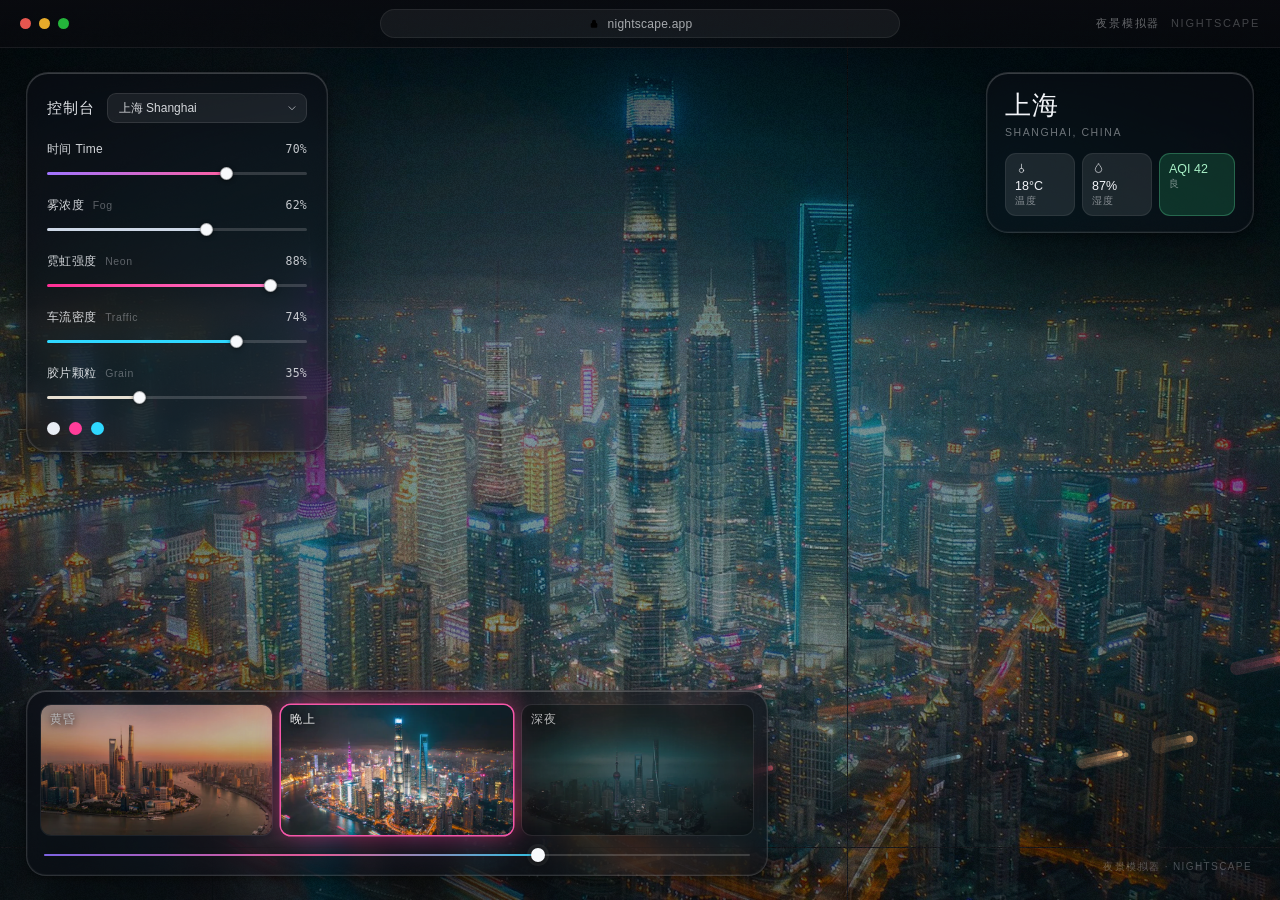
<file: nightscape/index.html>
<!DOCTYPE html>
<html lang="zh-CN">
<head>
<meta charset="utf-8" />
<meta name="viewport" content="width=device-width, initial-scale=1, viewport-fit=cover" />
<meta name="theme-color" content="#05060a" />
<title>夜景模拟器 · NIGHTSCAPE</title>
<link rel="stylesheet" href="css/app.css" />
</head>
<body>

<div class="stage" id="stage">

  <!-- 场景：三层背景交叉淡入 -->
  <div class="scene" id="scene" aria-hidden="true">
    <div class="bg" id="bgDusk"></div>
    <div class="bg" id="bgEvening"></div>
    <div class="bg" id="bgLatenight"></div>
    <canvas class="traffic" id="traffic"></canvas>
    <div class="fog" id="fog"></div>
    <div class="bloom"></div>
  </div>

  <div class="grain" id="grain" aria-hidden="true"></div>
  <div class="vignette" aria-hidden="true"></div>

  <!-- 顶栏（对齐效果图的浏览器感，纯装饰） -->
  <header class="chrome" aria-hidden="true">
    <div class="chrome__dots"><i></i><i></i><i></i></div>
    <div class="chrome__pill">
      <svg viewBox="0 0 24 24" class="ico"><path d="M8 10V7.5a4 4 0 0 1 8 0V10"/><rect x="5.5" y="10" width="13" height="9.5" rx="2.6"/></svg>
      <span>nightscape.app</span>
    </div>
    <div class="chrome__brand">夜景模拟器 <em>NIGHTSCAPE</em></div>
  </header>

  <!-- 左侧控制台；手机默认收合，只留城市选择 -->
  <aside class="panel glass is-collapsed" id="panel" aria-label="控制台">
    <div class="panel__head">
      <h1>控制台</h1>
      <label class="city">
        <select id="city" aria-label="城市">
          <option value="shanghai">上海 Shanghai</option>
          <option value="tokyo">东京 Tokyo</option>
          <option value="hongkong">香港 Hong Kong</option>
        </select>
        <svg viewBox="0 0 24 24" class="chev"><path d="M6 9.5l6 6 6-6"/></svg>
      </label>
      <button type="button" class="panel__toggle" id="panelToggle" aria-expanded="false" aria-controls="panelBody" aria-label="展开控制台">
        <svg viewBox="0 0 24 24"><path d="M6 9.5l6 6 6-6"/></svg>
      </button>
    </div>

    <div id="panelBody">
      <div class="rows">
        <div class="row">
          <div class="row__top"><label for="sTime">时间 Time</label><output id="vTime">70%</output></div>
          <input id="sTime" type="range" min="0" max="100" step="1" value="70" style="--p:70%;--c:linear-gradient(90deg,#a074ff,#ff5fa2)" />
        </div>
        <div class="row">
          <div class="row__top"><label for="sFog">雾浓度 <em>Fog</em></label><output id="vFog">62%</output></div>
          <input id="sFog" type="range" min="0" max="100" step="1" value="62" style="--p:62%;--c:linear-gradient(90deg,#cdd7e6,#cdd7e6)" />
        </div>
        <div class="row">
          <div class="row__top"><label for="sNeon">霓虹强度 <em>Neon</em></label><output id="vNeon">88%</output></div>
          <input id="sNeon" type="range" min="0" max="100" step="1" value="88" style="--p:88%;--c:linear-gradient(90deg,#ff2f95,#ff7cc6)" />
        </div>
        <div class="row">
          <div class="row__top"><label for="sTraffic">车流密度 <em>Traffic</em></label><output id="vTraffic">74%</output></div>
          <input id="sTraffic" type="range" min="0" max="100" step="1" value="74" style="--p:74%;--c:linear-gradient(90deg,#2fd8ff,#2fd8ff)" />
        </div>
        <div class="row">
          <div class="row__top"><label for="sGrain">胶片颗粒 <em>Grain</em></label><output id="vGrain">35%</output></div>
          <input id="sGrain" type="range" min="0" max="100" step="1" value="35" style="--p:35%;--c:linear-gradient(90deg,#e6dfd2,#e6dfd2)" />
        </div>
      </div>

      <div class="swatches" aria-hidden="true"><i></i><i></i><i></i></div>
    </div>
  </aside>

  <!-- 右侧信息卡 -->
  <aside class="card glass" aria-label="当前城市">
    <div class="card__meta">
      <div class="card__name" id="cName">上海</div>
      <div class="card__en" id="cEn">Shanghai, China</div>
    </div>
    <div class="card__tags">
      <div class="tag">
        <svg viewBox="0 0 24 24" class="ico"><path d="M12 4v8"/><circle cx="12" cy="15.5" r="4"/></svg>
        <b id="cTemp">18°C</b><span>温度</span>
      </div>
      <div class="tag">
        <svg viewBox="0 0 24 24" class="ico"><path d="M12 3.5s6 6.2 6 10A6 6 0 0 1 6 13.5c0-3.8 6-10 6-10z"/></svg>
        <b id="cHum">87%</b><span>湿度</span>
      </div>
      <div class="tag tag--air" id="cAirTag"><b id="cAir">AQI 42</b><span id="cAirLv">良</span></div>
    </div>
  </aside>

  <!-- 底部时间轴 -->
  <footer class="strip glass" aria-label="时间轴">
    <div class="thumbs" id="thumbs">
      <button class="thumb" data-t="0" aria-label="黄昏">
        <img src="assets/thumb-shanghai-dusk.webp" alt="" />
        <span>黄昏</span>
      </button>
      <button class="thumb is-on" data-t="50" aria-label="晚上">
        <img src="assets/thumb-shanghai-evening.webp" alt="" />
        <span>晚上</span>
      </button>
      <button class="thumb" data-t="100" aria-label="深夜">
        <img src="assets/thumb-shanghai-latenight.webp" alt="" />
        <span>深夜</span>
      </button>
    </div>
    <div class="track" id="track" role="slider" tabindex="0" aria-label="时间轴" aria-valuemin="0" aria-valuemax="100" aria-valuenow="70">
      <div class="track__rail"></div>
      <div class="track__fill" id="trackFill"></div>
      <div class="track__knob" id="trackKnob"></div>
    </div>
  </footer>

  <div class="credit" id="credit">夜景模拟器 · NIGHTSCAPE</div>
</div>

<script src="js/app.js"></script>
</body>
</html>
</file>
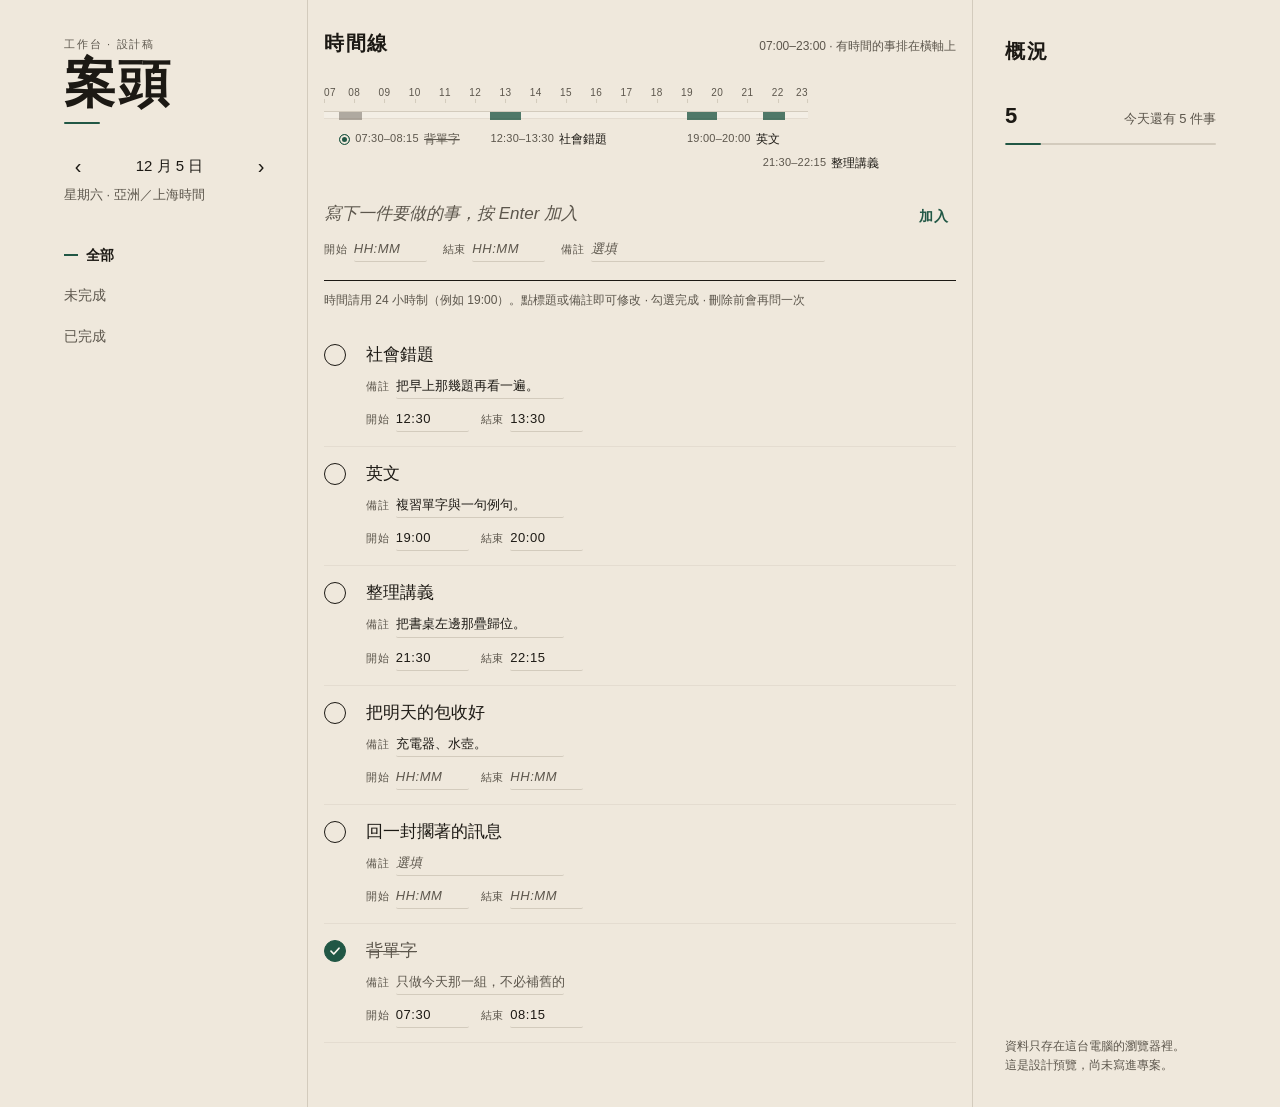
<file: workbench-v5/index.html>
<!DOCTYPE html>
<html lang="zh-Hant">
<head>
<meta charset="utf-8" />
<meta name="viewport" content="width=device-width, initial-scale=1, viewport-fit=cover" />
<title>案頭 · 待辦工作台（設計稿）</title>
<style>
  :root{
    --paper:#efe8dc;
    --ivory:#faf6ee;
    --ink:#1c1914;
    --muted:#5c564c;
    --line:#e4dcd0;
    --line-strong:#d3cbbd;
    --pine:#215745;
    --pine-soft:#dce8e2;
    --lacquer:#9e3d32;
    --done:#5c564c;
    --done-note:#5c564c;
    --done-time:#5c564c;
    --placeholder:#5c564c;
    --safe-b:env(safe-area-inset-bottom, 0px);
    --safe-t:env(safe-area-inset-top, 0px);
    --toast-bottom:calc(24px + var(--safe-b));
    --lane-h:24px;
  }
  *{box-sizing:border-box;}
  html,body{margin:0;padding:0;height:100%;}
  body{
    background:var(--paper);
    color:var(--ink);
    font-family:-apple-system,BlinkMacSystemFont,"PingFang TC","Hiragino Sans CNS","Noto Sans TC","Segoe UI",sans-serif;
    font-size:16px;
    line-height:1.55;
    -webkit-font-smoothing:antialiased;
    text-rendering:optimizeLegibility;
  }
  button,input,textarea,select{font:inherit;color:inherit;}
  button{background:none;border:0;padding:0;cursor:pointer;}
  [hidden]{display:none !important;}

  .app{
    min-height:100%;
    display:grid;
    grid-template-columns:minmax(220px,280px) minmax(0,1fr);
    width:100%;
    max-width:none;
    margin:0;
    padding:0 8px;
  }

  /* ---------- rail / aside (base first, then wide override) ---------- */
  .rail{
    padding:calc(36px + var(--safe-t)) 32px 32px 36px;
    border-right:1px solid var(--line-strong);
    display:flex;
    flex-direction:column;
    gap:28px;
    min-height:100vh;
    position:sticky;
    top:0;
  }
  .aside{
    display:none;
    padding:calc(36px + var(--safe-t)) 36px 32px 32px;
    flex-direction:column;
    gap:28px;
    min-height:100vh;
    position:sticky;
    top:0;
  }
  @media (min-width:1200px){
    .app{
      grid-template-columns:minmax(240px,280px) minmax(0,1fr) minmax(220px,280px);
      padding:0 28px;
    }
    .rail{border-right:1px solid var(--line-strong);}
    .aside{
      display:flex;
      border-left:1px solid var(--line-strong);
    }
    .rail .rail-progress-wrap,
    .rail .rail-foot{display:none;}
  }

  .aside-kicker{
    margin:0;
    font-family:"Iowan Old Style","Songti TC","Songti SC","STSong","Times New Roman",serif;
    font-weight:600;
    font-size:20px;
    letter-spacing:.08em;
  }
  .aside .rail-progress-wrap{margin-top:4px;}
  .aside .rail-foot{margin-top:auto;}
  .eyebrow{
    margin:0;
    font-size:11px;
    letter-spacing:.16em;
    text-transform:uppercase;
    color:var(--muted);
  }
  .wordmark{
    margin:8px 0 0;
    font-family:"Iowan Old Style","Songti TC","Songti SC","STSong","Noto Serif CJK TC","Times New Roman",serif;
    font-weight:600;
    font-size:52px;
    line-height:.9;
    letter-spacing:.04em;
  }
  .wordmark i{
    font-style:normal;
    display:block;
    width:36px;height:2px;
    background:var(--pine);
    margin:14px 0 0;
    border-radius:1px;
  }
  .date-block{margin:0;}
  .date-nav{
    display:flex;
    align-items:center;
    gap:8px;
  }
  .day-btn{
    width:28px;height:28px;
    flex:0 0 auto;
    color:var(--ink);
    font-size:20px;
    line-height:1;
    border-radius:4px;
  }
  .date{
    margin:0;
    flex:1 1 auto;
    font-size:15px;
    color:var(--ink);
    min-width:0;
    text-align:center;
    white-space:nowrap;
  }
  .date-sub{
    margin:6px 0 0;
    color:var(--muted);
    font-size:13px;
    font-weight:400;
    line-height:1.45;
  }
  .go-today{
    margin-top:8px;
    font-size:12px;
    color:var(--ink);
    text-decoration:underline;
    text-underline-offset:3px;
  }
  .progress{margin:0;}
  .progress-top{
    display:flex;
    justify-content:space-between;
    align-items:baseline;
    gap:12px;
    font-size:13px;
  }
  .progress-top strong{font-weight:650;font-size:22px;letter-spacing:.01em;}
  .progress-top span{color:var(--muted);}
  .bar{
    margin-top:10px;
    height:2px;
    background:var(--line-strong);
    border-radius:1px;
    overflow:hidden;
  }
  .bar > i{
    display:block;height:100%;width:0;
    background:var(--pine);
    border-radius:1px;
    transition:width .25s ease;
  }

  .filters{display:flex;flex-direction:column;gap:2px;margin-top:4px;}
  .filters button{
    text-align:left;
    padding:8px 0;
    color:var(--muted);
    font-size:14px;
    border-bottom:1px solid transparent;
    border-radius:2px;
  }
  .filters button[aria-pressed="true"]{
    color:var(--ink);
    font-weight:600;
  }
  .filters button[aria-pressed="true"]::before{
    content:"";
    display:inline-block;
    width:14px;height:1.5px;
    background:var(--pine);
    margin-right:8px;
    vertical-align:middle;
    margin-top:-2px;
  }

  .rail-foot{
    margin-top:auto;
    font-size:12px;
    color:var(--muted);
    line-height:1.6;
  }
  .rail-foot button, .reset-demo{
    color:var(--ink);
    text-decoration:underline;
    text-underline-offset:3px;
    font-size:12px;
  }
  .reset-mobile{display:none;}

  /* ---------- main ---------- */
  .main{
    padding:calc(28px + var(--safe-t)) 24px 64px 24px;
    min-width:0;
  }
  @media (min-width:1200px) and (max-width:1400px){
    .main{padding-left:16px;padding-right:16px;}
  }

  /* ---------- timeline ---------- */
  .timeline-section{margin:0 0 8px;}
  .timeline-kicker{
    display:flex;
    justify-content:space-between;
    align-items:baseline;
    gap:12px;
    margin:0 0 10px;
  }
  .timeline-kicker h2{
    margin:0;
    font-family:"Iowan Old Style","Songti TC","Songti SC","STSong","Times New Roman",serif;
    font-weight:600;
    font-size:20px;
    letter-spacing:.08em;
  }
  .timeline-kicker p{
    margin:0;
    font-size:12px;
    color:var(--muted);
  }
  .timeline-scroll{
    overflow-x:auto;
    overflow-y:hidden;
    padding-bottom:2px;
    scrollbar-width:thin;
    scrollbar-color:var(--line-strong) transparent;
  }
  .timeline{
    position:relative;
    width:100%;
    min-width:0;
    min-height:96px;
  }
  .timeline-plot{
    position:relative;
    width:calc(100% - 148px);
    min-height:96px;
  }
  .timeline-now-row{
    position:relative;
    height:16px;
  }
  .now-label{
    position:absolute;
    top:0;
    font-size:10px;
    font-weight:600;
    color:var(--pine);
    letter-spacing:.1em;
    white-space:nowrap;
    line-height:16px;
    pointer-events:none;
    z-index:4;
    transform:translateX(-50%);
  }
  .now-label.is-start{transform:none;}
  .now-label.is-end{transform:translateX(-100%);}
  .timeline-hours{
    position:relative;
    height:18px;
  }
  .hour{
    position:absolute;
    top:0;
    font-size:10px;
    letter-spacing:.04em;
    color:var(--muted);
    font-variant-numeric:tabular-nums;
  }
  .hour[data-edge="start"]{transform:none;}
  .hour[data-edge="end"]{transform:translateX(-100%);}
  .hour:not([data-edge]){transform:translateX(-50%);}
  .hour i{
    position:absolute;
    left:50%;
    top:14px;
    width:1px;height:4px;
    background:var(--line-strong);
    display:block;
  }
  .hour[data-edge="start"] i{left:0;}
  .hour[data-edge="end"] i{left:auto;right:0;}
  .timeline-axis{
    position:relative;
    height:8px;
    border-top:1px solid var(--line-strong);
    border-bottom:1px solid var(--line);
    background:rgba(255,255,255,.28);
  }
  .t-span{
    position:absolute;
    top:0;height:8px;
    background:var(--pine);
    opacity:.78;
  }
  .t-span.is-done{background:#5c564c;opacity:.45;}
  .timeline-gutter{
    position:relative;
    height:8px;
  }
  .now-mark{
    position:absolute;
    top:0;
    width:8px;
    height:7px;
    margin-left:-4px;
    pointer-events:none;
    z-index:4;
  }
  .now-mark::before{
    content:"";
    position:absolute;
    left:50%;
    bottom:0;
    transform:translateX(-50%);
    width:0;
    height:0;
    border-left:4px solid transparent;
    border-right:4px solid transparent;
    border-top:6px solid var(--pine);
  }
  .timeline-labels{position:relative;min-height:56px;padding-top:8px;}
  .t-label{
    position:absolute;
    display:flex;
    align-items:center;
    gap:5px;
    max-width:148px;
    height:var(--lane-h);
    padding:0;
    font-size:12px;
    line-height:1.2;
    color:var(--ink);
    cursor:pointer;
    white-space:nowrap;
    overflow:hidden;
    text-overflow:ellipsis;
    background:transparent;
    border:0;
    text-align:left;
    box-sizing:border-box;
  }
  .t-label time{
    color:var(--muted);
    font-variant-numeric:tabular-nums;
    font-size:11px;
    letter-spacing:.02em;
    flex:0 0 auto;
  }
  .t-label em{font-style:normal;font-weight:550;overflow:hidden;text-overflow:ellipsis;}
  .t-label.is-done{color:var(--done);}
  .t-label.is-done em{text-decoration:line-through;text-decoration-thickness:1px;}
  .t-label.is-done time{color:var(--done-time);}
  .t-label .mark{
    width:11px;height:11px;flex:0 0 auto;
    border:1px solid var(--pine);
    border-radius:50%;
    display:none;
  }
  .t-label.is-done .mark{
    display:inline-block;
    background:var(--pine);
    border-color:var(--pine);
    box-shadow:inset 0 0 0 2px var(--paper);
  }
  .timeline-empty{
    position:absolute;
    left:0;right:0;top:14px;
    font-size:12px;
    color:var(--muted);
  }
  #labelMeasure{
    position:absolute;left:-9999px;top:0;visibility:hidden;
    pointer-events:none;
    max-width:148px;
    height:auto;
  }

  /* ---------- composer ---------- */
  .composer{
    padding-bottom:10px;
    border-bottom:1.5px solid var(--ink);
    margin-bottom:8px;
  }
  .composer-row{
    display:flex;
    align-items:flex-end;
    gap:16px;
  }
  .composer-row input[name="title"]{
    flex:1;
    border:0;
    background:transparent;
    outline:none;
    padding:8px 0;
    font-size:17px;
    min-width:0;
  }
  .composer-row input::placeholder,
  .time-input::placeholder,
  .note-input::placeholder{color:var(--placeholder); font-style:italic;}
  .composer button[type="submit"]{
    flex:0 0 auto;
    padding:6px 4px 8px;
    color:var(--pine);
    font-weight:600;
    font-size:14px;
    letter-spacing:.06em;
    border-radius:2px;
    min-width:44px;
  }
  .composer button[type="submit"]:hover{opacity:.7;}
  .composer-meta{
    display:flex;
    align-items:center;
    gap:16px;
    padding:2px 0 8px;
    flex-wrap:wrap;
  }
  .composer-meta label,
  .item-time label,
  .item-note-row label{
    display:inline-flex;
    align-items:center;
    gap:6px;
    font-size:11px;
    letter-spacing:.08em;
    color:var(--muted);
  }
  .time-input, .note-input{
    border:0;
    border-bottom:1px solid var(--line-strong);
    background:transparent;
    outline:none;
    color:var(--ink);
    font-size:13px;
    font-variant-numeric:tabular-nums;
    padding:2px 0;
    min-width:0;
    border-radius:2px;
  }
  .time-input{width:5.6em;letter-spacing:.04em;}
  .note-input{width:18em;max-width:100%;}
  .time-input:focus, .note-input:focus{border-bottom-color:var(--pine);}

  .hint{
    margin:10px 0 18px;
    font-size:12px;
    color:var(--muted);
  }

  .list{list-style:none;margin:0;padding:0;}
  .item{
    display:grid;
    grid-template-columns:28px 1fr auto;
    gap:12px 14px;
    align-items:flex-start;
    padding:14px 0;
    border-bottom:1px solid var(--line);
  }
  .item.is-done .title{color:var(--done);text-decoration:line-through;text-decoration-thickness:1px;}
  .item.is-done .note-input{color:var(--done-note);}
  .item.flash{box-shadow:inset 0 -1.5px 0 var(--pine);}

  .check{
    width:22px;height:22px;margin-top:2px;
    border:1.5px solid var(--ink);
    border-radius:50%;
    display:grid;place-items:center;
    background:transparent;
    transition:background .15s ease,border-color .15s ease;
  }
  .check svg{opacity:0;width:12px;height:12px;display:block;}
  .item.is-done .check{
    background:var(--pine);
    border-color:var(--pine);
  }
  .item.is-done .check svg{opacity:1;}

  .title{
    display:block;
    width:100%;
    border:0;background:transparent;outline:none;
    font-size:16.5px;font-weight:500;line-height:1.45;
    padding:1px 0;
    border-radius:0;
  }
  .title:focus{box-shadow:inset 0 -1px 0 var(--pine);}
  .item-note-row{
    display:flex;
    align-items:center;
    gap:8px;
    margin-top:6px;
  }
  .item-note-row .note-input{flex:1;width:auto;}
  .item-time{
    display:flex;
    align-items:center;
    gap:12px;
    margin-top:8px;
    flex-wrap:wrap;
  }

  .actions{
    display:flex;
    gap:4px;
    flex-wrap:wrap;
    justify-content:flex-end;
    opacity:0;
    transition:opacity .15s ease;
  }
  .item:hover .actions,
  .item:focus-within .actions{opacity:1;}
  .actions button{
    font-size:12px;
    color:var(--muted);
    padding:4px 6px;
    letter-spacing:.02em;
    border-radius:2px;
  }
  .actions button:hover{color:var(--ink);}
  .actions button.is-confirm{color:var(--lacquer);font-weight:600;}

  .empty{
    padding:48px 0 24px;
    color:var(--muted);
    text-align:left;
  }
  .empty strong{
    display:block;
    font-family:"Iowan Old Style","Songti TC","Songti SC","STSong",serif;
    font-weight:600;
    font-size:22px;
    color:var(--ink);
    margin-bottom:8px;
  }

  .toast{
    position:fixed;
    left:50%;
    top:calc(16px + var(--safe-t));
    bottom:auto;
    transform:translateX(-50%) translateY(-8px);
    background:var(--ink);
    color:var(--ivory);
    font-size:13px;
    padding:10px 16px;
    border-radius:999px;
    opacity:0;
    pointer-events:none;
    transition:opacity .2s ease, transform .2s ease;
    z-index:30;
    max-width:min(90vw, 360px);
    text-align:center;
  }
  .toast.show{opacity:1;transform:translateX(-50%) translateY(0);}

  /* Mobile-only chrome: hidden on desktop so layout is unchanged */
  .fab-add, .composer-backdrop, .empty-hint-mobile{display:none;}
  .empty-hint-desktop{display:inline;}

  /* Focus rings */
  #newTitle:focus-visible,
  .title:focus-visible,
  .time-input:focus-visible,
  .note-input:focus-visible,
  .check:focus-visible,
  .composer button[type="submit"]:focus-visible,
  .actions button:focus-visible,
  .filters button:focus-visible,
  .day-btn:focus-visible,
  .go-today:focus-visible,
  .t-label:focus-visible,
  .fab-add:focus-visible{
    outline:2px solid var(--pine);
    outline-offset:2px;
  }

  @media (max-width:820px){
    :root{ --lane-h:44px; }
    html,body{max-width:100%;}
    body.sheet-open{overflow:hidden;}
    .app{
      grid-template-columns:minmax(0,1fr);
      max-width:100%;
      width:100%;
      padding:0;
      overflow-x:clip;
    }
    .rail{
      position:static;
      min-height:0;
      min-width:0;
      max-width:100%;
      border-right:0;
      border-bottom:1px solid var(--line-strong);
      padding:calc(16px + var(--safe-t)) 16px 8px;
      gap:8px;
    }
    .wordmark{font-size:32px;}
    .wordmark i{margin-top:8px;}
    .rail-progress-wrap{display:flex;align-items:flex-end;justify-content:space-between;gap:16px;min-width:0;}
    .progress{flex:1;min-width:0;}
    .progress-top{flex-direction:column;align-items:flex-start;gap:0;}
    .progress-top span{text-align:left;}
    .bar{margin-top:8px;}
    .filters{
      flex-direction:row;
      gap:0 8px;
      margin-top:0;
      flex-wrap:wrap;
    }
    .filters button{padding:8px 8px;min-height:44px;min-width:44px;box-sizing:border-box;}
    .filters button[aria-pressed="true"]::before{display:none;}
    .filters button[aria-pressed="true"]{
      box-shadow:inset 0 -1.5px 0 var(--pine);
    }
    .rail-foot{display:none;}
    .date-sub{margin:0;}
    .date-sub .tz{display:none;}
    .day-btn{width:44px;height:44px;}
    .main{
      padding:8px 0 var(--list-pad-bottom, 88px);
      min-width:0;
      max-width:100%;
      overflow-x:clip;
    }
    .timeline-section{margin:0 0 16px;padding:0 16px;min-width:0;max-width:100%;}
    .timeline-kicker{
      flex-direction:column;
      align-items:flex-start;
      gap:4px;
    }
    .timeline-kicker p{white-space:normal;}
    .timeline-scroll{
      margin:0;
      padding:0 12px 6px;
      width:100%;
      max-width:100%;
      min-width:0;
      overflow-x:auto;
      overflow-y:hidden;
      -webkit-overflow-scrolling:touch;
      overscroll-behavior-x:contain;
      touch-action:pan-x;
    }
    .timeline{width:1108px;min-width:1108px;}
    .empty-hint-desktop{display:none;}
    .empty-hint-mobile{display:inline;}

    /* Progress bar: animate transform only (desktop still uses width) */
    .bar > i{
      width:100% !important;
      transform:scaleX(var(--bar-p, 0));
      transform-origin:left center;
      transition:transform .35s cubic-bezier(.22,.61,.36,1);
    }

    .composer-backdrop{
      display:block;
      position:fixed;
      inset:0;
      background:rgba(28,25,20,.28);
      opacity:0;
      pointer-events:none;
      z-index:20;
      transition:opacity .32s cubic-bezier(.22,.61,.36,1);
    }
    .composer-backdrop.is-open{
      opacity:1;
      pointer-events:auto;
    }
    .composer{
      position:fixed;
      left:0;right:0;
      bottom:0;
      margin:0;
      padding:16px 22px calc(16px + var(--safe-b));
      background:var(--ivory);
      border-top:1px solid var(--line-strong);
      border-bottom:0;
      border-radius:16px 16px 0 0;
      z-index:25;
      transform:translateY(100%);
      transition:transform .3s cubic-bezier(.22,.61,.36,1);
      pointer-events:none;
      box-shadow:0 -8px 28px rgba(28,25,20,.1);
    }
    .composer.is-open{
      transform:translateY(0);
      pointer-events:auto;
    }
    .composer button[type="submit"]{min-height:44px;min-width:44px;padding:10px 8px;}
    .time-input, .note-input, #newTitle{min-height:44px;}
    .hint{display:none;}
    .actions{opacity:1;}
    .actions button{min-height:44px;min-width:44px;padding:10px 12px;box-sizing:border-box;}
    .list{padding-left:16px;padding-right:80px;}
    .empty{padding:8px 80px 16px 16px;}
    .empty strong{font-size:20px;margin-bottom:4px;}
    .timeline.is-empty{min-height:0;}
    .timeline.is-empty .timeline-plot{min-height:0;}
    .timeline.is-empty .timeline-labels{min-height:0 !important;padding-top:0;}
    .timeline.is-empty .timeline-empty{display:none;}
    .item{
      grid-template-columns:44px minmax(0,1fr) auto;
      grid-template-areas:
        "check title actions"
        ". meta meta";
      column-gap:8px;
      row-gap:0;
      align-items:center;
      padding:8px 0;
    }
    .item .check{grid-area:check;align-self:center;justify-self:center;}
    .item .title{grid-area:title;overflow-wrap:anywhere;min-width:0;}
    .item .actions{grid-area:actions;align-self:center;opacity:1;}
    .item .item-meta{grid-area:meta;min-width:0;}
    .item-note-row{align-items:flex-start;margin-top:4px;}
    .item-note-row label{
      display:flex;
      align-items:flex-start;
      flex:1;
      min-width:0;
      width:100%;
    }
    .item-note-row .note-input{
      display:block;
      flex:1;
      width:100%;
      max-width:100%;
      min-width:0;
      min-height:24px;
      resize:none;
      overflow:hidden;
      white-space:pre-wrap;
      overflow-wrap:anywhere;
      word-break:break-word;
      line-height:1.4;
      padding:2px 0;
    }
    .item-time{
      display:flex;
      flex-wrap:nowrap;
      align-items:center;
      gap:8px;
      margin-top:4px;
    }
    .item-time .time-dash{
      color:var(--muted);
      font-variant-numeric:tabular-nums;
      font-size:13px;
      flex:0 0 auto;
    }
    .item-time .time-input{
      width:4.8em;
      min-height:32px;
    }
    .check{
      width:44px;height:44px;
      padding:0;
      margin:0;
      box-sizing:border-box;
      border:0;
      background:transparent;
      display:grid;
      place-items:center;
      position:relative;
      background-clip:padding-box;
      transition:none;
    }
    .check::after{
      content:"";
      width:30px;height:30px;
      border:1.5px solid var(--ink);
      border-radius:50%;
      box-sizing:border-box;
      grid-area:1/1;
    }
    .item.is-done .check{
      background:transparent;
      border-color:transparent;
    }
    .item.is-done .check::after{
      background:var(--pine);
      border-color:var(--pine);
    }
    .check svg{width:14px;height:14px;position:relative;z-index:1;grid-area:1/1;}
    .toast{
      top:calc(8px + var(--safe-t));
      bottom:auto;
      left:50%;
      right:auto;
      transform:translateX(-50%) translateY(-8px);
      font-size:12px;
      padding:8px 16px;
      max-width:min(90vw, 280px);
    }
    .toast.show{transform:translateX(-50%) translateY(0);}

    .fab-add{
      display:grid;
      place-items:center;
      position:fixed;
      right:max(16px, env(safe-area-inset-right, 0px));
      bottom:calc(16px + var(--safe-b));
      width:52px;
      height:52px;
      border-radius:50%;
      background:var(--pine);
      color:var(--ivory);
      font-size:30px;
      font-weight:400;
      line-height:1;
      z-index:18;
      box-shadow:0 4px 16px rgba(33,87,69,.28);
      transition:opacity .28s cubic-bezier(.22,.61,.36,1), transform .28s cubic-bezier(.22,.61,.36,1);
    }
    body.sheet-open .fab-add{
      opacity:0;
      transform:scale(.88);
      pointer-events:none;
    }
  }

  @media (prefers-reduced-motion:reduce){
    .bar > i,.check,.toast,.actions,
    .composer,.composer-backdrop,.fab-add{
      transition:none !important;
      animation:none !important;
    }
  }
</style>
</head>
<body>
  <div class="app">
    <aside class="rail">
      <div>
        <p class="eyebrow">工作台 · 設計稿</p>
        <h1 class="wordmark">案頭<i></i></h1>
      </div>
      <div class="date-block">
        <div class="date-nav">
          <button type="button" class="day-btn" id="prevDay" aria-label="前一日">‹</button>
          <p class="date" id="dateMain">—</p>
          <button type="button" class="day-btn" id="nextDay" aria-label="後一日">›</button>
        </div>
        <p class="date-sub" id="dateSub"></p>
        <button type="button" class="go-today" id="goToday" hidden>回到今天</button>
      </div>
      <div class="rail-progress-wrap">
        <div class="progress">
          <div class="progress-top">
            <strong class="remain-count" id="remainCount">0</strong>
            <span class="remain-label" id="remainLabel">今天還有 0 件事</span>
          </div>
          <div class="bar" aria-hidden="true"><i class="bar-fill" id="barFill"></i></div>
        </div>
      </div>
      <nav class="filters" aria-label="篩選">
        <button type="button" data-filter="all" aria-pressed="true">全部</button>
        <button type="button" data-filter="open" aria-pressed="false">未完成</button>
        <button type="button" data-filter="done" aria-pressed="false">已完成</button>
      </nav>
      <div class="rail-foot">
        資料只存在這台電腦的瀏覽器裡，鍵名 <code style="font-size:11px">wb.desk.todo.mock.v4</code>。<br>
        這是設計預覽，尚未寫進專案。
      </div>
    </aside>
    <main class="main">
      <section class="timeline-section" aria-label="今日時間線">
        <div class="timeline-kicker">
          <h2>時間線</h2>
          <p>07:00–23:00 · 有時間的事排在橫軸上</p>
        </div>
        <div class="timeline-scroll" id="timelineScroll">
          <div class="timeline" id="timeline"></div>
        </div>
      </section>

      <form class="composer" id="composer" autocomplete="off">
        <div class="composer-row">
          <input id="newTitle" name="title" maxlength="200" placeholder="寫下一件要做的事，按 Enter 加入" aria-label="新的待辦" />
          <button type="submit">加入</button>
        </div>
        <div class="composer-meta">
          <label>開始 <input class="time-input" id="newStart" name="start" inputmode="numeric" placeholder="HH:MM" maxlength="5" spellcheck="false" aria-label="開始時間，24 小時制，例如 19:00" /></label>
          <label>結束 <input class="time-input" id="newEnd" name="end" inputmode="numeric" placeholder="HH:MM" maxlength="5" spellcheck="false" aria-label="結束時間，24 小時制，例如 20:00" /></label>
          <label>備註 <input class="note-input" id="newNote" name="note" maxlength="200" placeholder="選填" aria-label="備註，選填" /></label>
        </div>
      </form>
      <p class="hint">時間請用 24 小時制（例如 19:00）。點標題或備註即可修改 · 勾選完成 · 刪除前會再問一次</p>
      <ul class="list" id="list"></ul>
      <div class="empty" id="empty" hidden>
        <strong>案上無一物</strong>
        這天還沒有要做的事。<span class="empty-hint-desktop">從上面那一行寫下第一件吧。</span><span class="empty-hint-mobile">點＋新增。</span>
      </div>
    </main>
    <aside class="aside" aria-label="今日概況" id="aside">
      <h2 class="aside-kicker">概況</h2>
      <div class="rail-progress-wrap">
        <div class="progress">
          <div class="progress-top">
            <strong class="remain-count">0</strong>
            <span class="remain-label">今天還有 0 件事</span>
          </div>
          <div class="bar" aria-hidden="true"><i class="bar-fill"></i></div>
        </div>
      </div>
      <div class="rail-foot">
        資料只存在這台電腦的瀏覽器裡。<br>
        這是設計預覽，尚未寫進專案。
      </div>
    </aside>
  </div>
  <div class="toast" id="toast" role="status"></div>
  <div class="composer-backdrop" id="composerBackdrop" aria-hidden="true"></div>
  <button type="button" class="fab-add" id="fabAdd" aria-label="新增待辦" aria-expanded="false" aria-controls="composer">+</button>
  <span class="t-label" id="labelMeasure" data-measure="1" aria-hidden="true"></span>

<script>
(function(){
  var KEY = "wb.desk.todo.mock.v4";
  var DAY_START = 7;
  var DAY_END = 23;
  var DAY_SPAN = DAY_END - DAY_START;
  var LABEL_MAX = 148;
  var filter = "all";
  var toastTimer = null;
  var store = {};
  var viewDate = todayStr();

  function todayStr(){
    var parts = new Intl.DateTimeFormat("en-CA", {
      timeZone:"Asia/Shanghai", year:"numeric", month:"2-digit", day:"2-digit"
    }).formatToParts(new Date());
    var map = {};
    parts.forEach(function(p){ map[p.type]=p.value; });
    return map.year + "-" + map.month + "-" + map.day;
  }

  function shiftDate(iso, days){
    var p = iso.split("-").map(Number);
    var dt = new Date(Date.UTC(p[0], p[1]-1, p[2] + days));
    var y = dt.getUTCFullYear();
    var m = String(dt.getUTCMonth()+1).padStart(2,"0");
    var d = String(dt.getUTCDate()).padStart(2,"0");
    return y + "-" + m + "-" + d;
  }

  function uid(){
    return Date.now().toString(36) + Math.random().toString(36).slice(2, 7);
  }

  function seedItems(){
    var now = Date.now();
    return [
      {id:uid(), title:"背單字", note:"只做今天那一組，不必補舊的。", start:"07:30", end:"08:15", done:true, created:now-3600e3*8},
      {id:uid(), title:"社會錯題", note:"把早上那幾題再看一遍。", start:"12:30", end:"13:30", done:false, created:now-3600e3*5},
      {id:uid(), title:"英文", note:"複習單字與一句例句。", start:"19:00", end:"20:00", done:false, created:now-3600e3*4},
      {id:uid(), title:"整理講義", note:"把書桌左邊那疊歸位。", start:"21:30", end:"22:15", done:false, created:now-3600e3*3},
      {id:uid(), title:"回一封擱著的訊息", note:"", start:"", end:"", done:false, created:now-3600e3*2},
      {id:uid(), title:"把明天的包收好", note:"充電器、水壺。", start:"", end:"", done:false, created:now-3600e3}
    ];
  }

  function stressItems(){
    var arr = seedItems();
    var now = Date.now();
    var hours = [7,8,9,10,11,12,13,14,15,16,17,18,19,20,21];
    for(var i=0;i<38;i++){
      var h = hours[i % hours.length];
      var startH = String(h).padStart(2,"0") + ":" + (i%2?"00":"30");
      var endM = (i%2?50:45);
      var endH = String(h).padStart(2,"0") + ":" + String(endM).padStart(2,"0");
      if(endM===50 && h>=23) endH = "23:00";
      arr.push({
        id:uid(),
        title:"大量測試 " + (i+1),
        note:"分道檢查用",
        start:startH,
        end:endH,
        done: i%7===0,
        created: now-i*1000
      });
    }
    return arr;
  }

  function getItems(){
    if(!store[viewDate]) store[viewDate] = [];
    return store[viewDate];
  }
  function setItems(arr){
    store[viewDate] = arr;
    save();
  }

  function load(){
    try{
      var raw = localStorage.getItem(KEY);
      if(raw){
        var data = JSON.parse(raw);
        if(data && typeof data==="object" && !Array.isArray(data)) return data;
      }
    }catch(e){}
    var init = {};
    init[todayStr()] = /(?:[?&]stress=1\b)/.test(location.search) ? stressItems() : seedItems();
    return init;
  }

  function save(){
    try{ localStorage.setItem(KEY, JSON.stringify(store)); }
    catch(e){ toast("這台瀏覽器無法寫入本機資料"); }
  }

  store = load();
  if(!localStorage.getItem(KEY)) save();

  function toast(msg){
    placeToast();
    var el = document.getElementById("toast");
    el.textContent = msg;
    el.classList.add("show");
    clearTimeout(toastTimer);
    toastTimer = setTimeout(function(){ el.classList.remove("show"); }, 2000);
  }

  function isMobile(){ return window.matchMedia("(max-width:820px)").matches; }
  function reduceMotion(){ return window.matchMedia("(prefers-reduced-motion:reduce)").matches; }
  function sheetOpen(){
    var c = document.getElementById("composer");
    return !!(c && c.classList.contains("is-open"));
  }
  function syncComposerSpace(){
    var c = document.getElementById("composer");
    if(isMobile()){
      var pad, toastBottom;
      if(sheetOpen() && c){
        var h = Math.ceil(c.getBoundingClientRect().height) + 12;
        pad = h;
        toastBottom = h + "px";
      }else{
        var fab = document.getElementById("fabAdd");
        var vh = window.innerHeight;
        var fabTop = fab ? fab.getBoundingClientRect().top : (vh - 68);
        pad = Math.max(88, Math.ceil(vh - fabTop + 12));
        toastBottom = Math.max(76, Math.ceil(vh - fabTop + 12)) + "px";
      }
      document.documentElement.style.setProperty("--list-pad-bottom", pad + "px");
      document.documentElement.style.setProperty("--toast-bottom", toastBottom);
    }else{
      document.documentElement.style.setProperty("--list-pad-bottom", "64px");
      document.documentElement.style.setProperty("--toast-bottom", "calc(24px + var(--safe-b))");
    }
  }
  function placeToast(){ syncComposerSpace(); }

  var PLACEHOLDER_DESKTOP = "寫下一件要做的事，按 Enter 加入";
  var PLACEHOLDER_MOBILE = "寫下一件要做的事";
  function syncPlaceholder(){
    var input = document.getElementById("newTitle");
    if(!input) return;
    input.placeholder = isMobile() ? PLACEHOLDER_MOBILE : PLACEHOLDER_DESKTOP;
  }

  function getVV(){ return window.__wbFakeVV || window.visualViewport; }
  function keyboardInset(){
    var vv = getVV();
    if(!vv) return 0;
    return Math.max(0, window.innerHeight - (vv.height + vv.offsetTop));
  }
  function syncSheetBottom(){
    var form = document.getElementById("composer");
    if(!form) return;
    if(isMobile() && sheetOpen()){
      form.style.bottom = keyboardInset() + "px";
    }else{
      form.style.bottom = "";
    }
  }
  var vvBound = false;
  function onVVChange(){ syncSheetBottom(); syncComposerSpace(); }
  function unbindVV(){
    var vv = getVV();
    if(!vvBound) return;
    if(vv && vv.removeEventListener){
      vv.removeEventListener("resize", onVVChange);
      vv.removeEventListener("scroll", onVVChange);
    }
    vvBound = false;
  }
  function bindVV(){
    unbindVV();
    var vv = getVV();
    if(!vv || !vv.addEventListener) return;
    vv.addEventListener("resize", onVVChange);
    vv.addEventListener("scroll", onVVChange);
    vvBound = true;
  }
  window.__wbSyncSheetBottom = syncSheetBottom;
  window.__wbKeyboardInset = keyboardInset;

  var focusTimer = null;
  function openComposer(){
    if(!isMobile()) return;
    var form = document.getElementById("composer");
    var bak = document.getElementById("composerBackdrop");
    var fab = document.getElementById("fabAdd");
    form.classList.add("is-open");
    bak.classList.add("is-open");
    bak.setAttribute("aria-hidden","false");
    form.removeAttribute("aria-hidden");
    document.body.classList.add("sheet-open");
    fab.setAttribute("aria-expanded","true");
    bindVV();
    syncSheetBottom();
    syncComposerSpace();
    syncPlaceholder();
    clearTimeout(focusTimer);
    var focus = function(){ var t=document.getElementById("newTitle"); if(t) t.focus(); };
    if(reduceMotion()) focus();
    else focusTimer = setTimeout(focus, 300);
  }
  function closeComposer(){
    var form = document.getElementById("composer");
    var bak = document.getElementById("composerBackdrop");
    var fab = document.getElementById("fabAdd");
    if(!form) return;
    form.classList.remove("is-open");
    if(bak){
      bak.classList.remove("is-open");
      bak.setAttribute("aria-hidden","true");
    }
    if(isMobile()) form.setAttribute("aria-hidden","true");
    else form.removeAttribute("aria-hidden");
    document.body.classList.remove("sheet-open");
    if(fab) fab.setAttribute("aria-expanded","false");
    clearTimeout(focusTimer);
    unbindVV();
    syncSheetBottom();
    syncComposerSpace();
  }
  window.__wbOpenComposer = openComposer;
  window.__wbCloseComposer = closeComposer;

  function fmtDate(){
    var p = viewDate.split("-").map(Number);
    var utc = new Date(Date.UTC(p[0], p[1]-1, p[2], 12, 0, 0));
    var parts = new Intl.DateTimeFormat("zh-Hant-TW", {
      timeZone:"UTC", month:"numeric", day:"numeric", weekday:"long"
    }).formatToParts(utc);
    var map = {};
    parts.forEach(function(x){ map[x.type]=x.value; });
    var isToday = viewDate === todayStr();
    document.getElementById("dateMain").textContent = map.month + " 月 " + map.day + " 日";
    document.getElementById("dateSub").innerHTML = map.weekday + (isToday ? "<span class=\"tz\"> · 亞洲／上海時間</span>" : "");
    document.getElementById("goToday").hidden = isToday;
    var remainDefault = isToday ? "今天還有 0 件事" : "這天還有 0 件事";
    Array.prototype.forEach.call(document.querySelectorAll(".remain-label"), function(el){
      if(!getItems().length) el.textContent = remainDefault;
    });
  }

  function nowMinutes(){
    if(typeof window.__wbFakeNowMin === "number") return window.__wbFakeNowMin;
    var parts = new Intl.DateTimeFormat("en-GB", {
      timeZone:"Asia/Shanghai",
      hour:"2-digit", minute:"2-digit", hourCycle:"h23"
    }).formatToParts(new Date());
    var map = {};
    parts.forEach(function(p){ map[p.type]=p.value; });
    return parseInt(map.hour,10)*60 + parseInt(map.minute,10);
  }

  function parseHM(s){
    if(s==null) return null;
    var t = String(s).trim();
    if(!t) return null;
    var m = t.match(/^([01]?\d|2[0-3]):([0-5]\d)$/);
    if(m) return parseInt(m[1],10)*60 + parseInt(m[2],10);
    var d = t.match(/^(\d{3,4})$/);
    if(d){
      var raw = d[1];
      var h, min;
      if(raw.length===3){ h = parseInt(raw.charAt(0),10); min = parseInt(raw.slice(1),10); }
      else { h = parseInt(raw.slice(0,2),10); min = parseInt(raw.slice(2),10); }
      if(h<=23 && min<=59) return h*60+min;
    }
    return "bad";
  }

  function fmtHM(mins){
    var h = Math.floor(mins/60), m = mins%60;
    return String(h).padStart(2,"0") + ":" + String(m).padStart(2,"0");
  }

  function validateTimes(start, end){
    var a = parseHM(start);
    var b = parseHM(end);
    if(a==="bad" || b==="bad") return {ok:false, error:"請輸入 24 小時制時間，例如 19:00"};
    if(a==null && b!=null) return {ok:false, error:"請先填開始時間"};
    if(a==null && b==null) return {ok:true, start:"", end:""};
    if(a < DAY_START*60 || a > DAY_END*60) return {ok:false, error:"時間線只排 07:00 到 23:00"};
    if(b!=null && (b < DAY_START*60 || b > DAY_END*60)) return {ok:false, error:"時間線只排 07:00 到 23:00"};
    if(b!=null && b<=a) return {ok:false, error:"結束時間要晚於開始時間"};
    return {ok:true, start:fmtHM(a), end:b!=null?fmtHM(b):""};
  }

  function pct(mins){
    var t = (mins - DAY_START*60) / (DAY_SPAN*60);
    if(t<0) t = 0;
    if(t>1) t = 1;
    return t*100;
  }

  function escapeHtml(s){
    return String(s).replace(/[&<>"']/g, function(c){
      return ({"&":"&amp;","<":"&lt;",">":"&gt;","\"":"&quot;","'":"&#39;"})[c];
    });
  }

  function matchesFilter(t){
    if(filter==="open") return !t.done;
    if(filter==="done") return t.done;
    return true;
  }

  function measureLabel(item){
    var el = document.getElementById("labelMeasure");
    el.className = "t-label" + (item.done ? " is-done" : "");
    el.innerHTML = '<i class="mark" aria-hidden="true"></i>' +
      "<time>"+escapeHtml(item.start||"")+(item.end?("–"+item.end):"")+"</time>"+
      "<em>"+escapeHtml(item.title||"")+"</em>";
    el.style.maxWidth = "none";
    var w = Math.ceil(el.getBoundingClientRect().width);
    el.style.maxWidth = "";
    el.className = "t-label";
    if(w<8) w = 8;
    return Math.min(LABEL_MAX, w);
  }

  function laneHeight(){
    return window.matchMedia("(max-width:820px)").matches ? 44 : 24;
  }

  function renderTimeline(){
    var root = document.getElementById("timeline");
    var hours = "";
    for(var h=DAY_START; h<=DAY_END; h++){
      var edge = h===DAY_START ? "start" : (h===DAY_END ? "end" : "");
      hours += '<span class="hour"'+(edge?' data-edge="'+edge+'"':'')+' style="left:'+pct(h*60)+'%"><i></i>'+
        (h<10?"0":"")+h+'</span>';
    }

    var showNow = viewDate===todayStr();
    var now = nowMinutes();
    var nowInRange = showNow && now >= DAY_START*60 && now <= DAY_END*60;
    var nowPct = pct(now);
    var nowSide = nowPct < 8 ? " is-start" : (nowPct > 92 ? " is-end" : "");
    var nowLabelHtml = nowInRange
      ? '<span class="now-label'+nowSide+'" style="left:'+nowPct+'%">此刻</span>'
      : "";
    var nowMarkHtml = nowInRange
      ? '<i class="now-mark" style="left:'+nowPct+'%" aria-hidden="true"></i>'
      : "";

    var items = getItems();
    var events = items.filter(function(t){ return parseHM(t.start)!=null && matchesFilter(t); }).map(function(t){
      var s = parseHM(t.start);
      var e = parseHM(t.end);
      if(typeof s!=="number") return null;
      if(typeof e!=="number" || e<=s) e = Math.min(s+50, DAY_END*60);
      var text = (t.start||"") + (t.end?("–"+t.end):"") + " " + (t.title||"");
      return {item:t, start:s, end:e, text:text};
    }).filter(Boolean).sort(function(a,b){ return a.start-b.start || a.end-b.end; });

    var empty = events.length ? "" : '<p class="timeline-empty">還沒有排進這天時段的事。在下面加上開始時間就會出現在這裡。</p>';
    root.innerHTML =
      '<div class="timeline-plot" id="timelinePlot">'+
        '<div class="timeline-now-row" id="timelineNowRow">'+nowLabelHtml+"</div>"+
        '<div class="timeline-hours">'+hours+"</div>"+
        '<div class="timeline-gutter">'+nowMarkHtml+"</div>"+
        '<div class="timeline-axis" id="timelineAxis"></div>'+
        '<div class="timeline-labels" id="timelineLabels">'+empty+"</div>"+
      "</div>";

    var plot = document.getElementById("timelinePlot");
    var plotW = plot.clientWidth || 1;
    var laneH = laneHeight();
    events.forEach(function(ev){
      ev.leftPx = (ev.start - DAY_START*60) / (DAY_SPAN*60) * plotW;
      ev.labelW = measureLabel(ev.item);
    });

    var lanes = [];
    events.forEach(function(ev){
      var left = ev.leftPx, right = ev.leftPx + ev.labelW;
      var lane = 0;
      for(; lane<lanes.length; lane++){
        var clash = false;
        for(var i=0;i<lanes[lane].length;i++){
          var b = lanes[lane][i];
          if(!(right+8<=b.left || left>=b.right+8)){ clash = true; break; }
        }
        if(!clash) break;
      }
      if(lane===lanes.length) lanes.push([]);
      lanes[lane].push({left:left, right:right});
      ev.lane = lane;
    });

    var axis = document.getElementById("timelineAxis");
    var lab = document.getElementById("timelineLabels");
    var spans = "";
    var labels = "";
    events.forEach(function(ev){
      var left = pct(ev.start);
      var width = Math.max(pct(ev.end)-left, 1.2);
      var done = ev.item.done ? " is-done" : "";
      spans += '<i class="t-span'+done+'" style="left:'+left+'%;width:'+width+'%"></i>';
      labels += '<button type="button" class="t-label'+done+'" data-id="'+escapeHtml(ev.item.id)+'" style="left:'+ev.leftPx+'px;top:'+(8+ev.lane*laneH)+'px;width:'+ev.labelW+'px">'+
        '<i class="mark" aria-hidden="true"></i>'+
        '<time>'+escapeHtml(ev.item.start)+(ev.item.end?("–"+ev.item.end):"")+"</time>"+
        "<em>"+escapeHtml(ev.item.title)+"</em></button>";
    });
    axis.innerHTML = spans;
    var labelH = Math.max(56, 16 + Math.max(lanes.length,1)*laneH);
    lab.style.minHeight = labelH + "px";
    if(events.length) lab.innerHTML = labels;

    var scroller = document.getElementById("timelineScroll");
    if(scroller && scroller.scrollWidth > scroller.clientWidth + 8){
      if(nowInRange){
        var nowX = (nowPct/100) * plotW;
        if(nowX > scroller.clientWidth - 32){
          var maxScroll = Math.max(0, scroller.scrollWidth - scroller.clientWidth);
          var trailing = 160;
          scroller.scrollLeft = Math.min(maxScroll, Math.max(0, nowX - scroller.clientWidth + trailing));
        }else{
          scroller.scrollLeft = 0;
        }
      }else{
        scroller.scrollLeft = 0;
      }
    }
    if(!events.length) root.classList.add("is-empty");
    else root.classList.remove("is-empty");
    requestAnimationFrame(function(){ ensureLeftmostHourVisible(); });
  }

  function leftmostHourClip(){
    return timelineEdgeClip();
  }
  function timelineEdgeClip(){
    var scroller = document.getElementById("timelineScroll");
    if(!scroller) return {clipped:false, clipPx:0, items:[]};
    var sr = scroller.getBoundingClientRect();
    var items = [];
    function collect(sel, kind){
      Array.prototype.forEach.call(scroller.querySelectorAll(sel), function(el){
        if(el.getAttribute && el.getAttribute("data-measure")) return;
        if(getComputedStyle(el).visibility==="hidden") return;
        var r = el.getBoundingClientRect();
        if(r.right <= sr.left + 0.5 || r.left >= sr.right - 0.5) return;
        var clipLeft = Math.max(0, sr.left - r.left);
        var clipRight = Math.max(0, r.right - sr.right);
        items.push({
          kind: kind,
          text: (el.textContent||"").replace(/\s+/g," ").trim(),
          left: r.left, right: r.right,
          clipLeft: clipLeft, clipRight: clipRight,
          clipped: clipLeft > 0.5 || clipRight > 0.5
        });
      });
    }
    collect(".hour", "hour");
    collect(".t-label", "label");
    collect(".now-label", "now");
    var maxLeft = 0, maxRight = 0;
    var leftItem = null, rightItem = null;
    items.forEach(function(x){
      if(x.clipLeft > maxLeft){ maxLeft = x.clipLeft; leftItem = x; }
      if(x.clipRight > maxRight){ maxRight = x.clipRight; rightItem = x; }
    });
    return {
      clipped: maxLeft > 0.5,
      clipPx: maxLeft,
      clipLeft: maxLeft,
      clipRight: maxRight,
      text: leftItem ? leftItem.text : (items[0] && items[0].text),
      hourLeft: leftItem ? leftItem.left : undefined,
      scrollerLeft: sr.left,
      scrollerRight: sr.right,
      items: items
    };
  }
  function ensureLeftmostHourVisible(){
    var scroller = document.getElementById("timelineScroll");
    if(!scroller) return;
    Array.prototype.forEach.call(scroller.querySelectorAll(".t-label"), function(el){ el.style.visibility = ""; });
    var maxScroll = Math.max(0, scroller.scrollWidth - scroller.clientWidth);
    var info = timelineEdgeClip();
    var guard = 0;
    while(guard++ < 16){
      if(info.clipLeft > 0.5){
        scroller.scrollLeft = Math.max(0, scroller.scrollLeft - Math.ceil(info.clipLeft + 1));
        info = timelineEdgeClip();
        continue;
      }
      if(info.clipRight > 0.5){
        var prev = scroller.scrollLeft;
        scroller.scrollLeft = Math.min(maxScroll, scroller.scrollLeft + Math.ceil(info.clipRight + 1));
        var after = timelineEdgeClip();
        if(after.clipLeft > 0.5){
          var leftItems = after.items.slice().sort(function(a,b){ return a.left-b.left; });
          var leftmost = leftItems[0];
          scroller.scrollLeft = prev;
          if(leftmost){
            var sr = scroller.getBoundingClientRect();
            var push = Math.ceil(leftmost.right - sr.left + 1);
            scroller.scrollLeft = Math.min(maxScroll, prev + Math.max(push, 1));
          }
          after = timelineEdgeClip();
          if(after.clipLeft > 0.5){
            scroller.scrollLeft = prev;
            after = timelineEdgeClip();
            break;
          }
        }
        if(scroller.scrollLeft === prev) break;
        info = after;
        continue;
      }
      break;
    }
    Array.prototype.forEach.call(scroller.querySelectorAll(".t-label"), function(el){
      var sr = scroller.getBoundingClientRect();
      var r = el.getBoundingClientRect();
      var intersects = r.right > sr.left + 0.5 && r.left < sr.right - 0.5;
      var clipped = intersects && (r.left < sr.left - 0.5 || r.right > sr.right + 0.5);
      el.style.visibility = clipped ? "hidden" : "";
    });
    return timelineEdgeClip();
  }
  window.__wbLeftmostHourClip = leftmostHourClip;
  window.__wbTimelineEdgeClip = timelineEdgeClip;
  window.__wbEnsureLeftmostHour = ensureLeftmostHourVisible;

  function autosizeNote(el){
    if(!el || el.tagName !== "TEXTAREA") return;
    el.style.height = "auto";
    el.style.height = Math.max(24, el.scrollHeight) + "px";
  }
  function autosizeNotes(){
    if(!isMobile()) return;
    Array.prototype.forEach.call(document.querySelectorAll(".item-note-row textarea.note-input"), autosizeNote);
    requestAnimationFrame(function(){
      Array.prototype.forEach.call(document.querySelectorAll(".item-note-row textarea.note-input"), autosizeNote);
    });
  }

  function renderList(){
    var items = getItems();
    var view = items.filter(matchesFilter);
    view.sort(function(a,b){
      if(a.done !== b.done) return a.done ? 1 : -1;
      var as = parseHM(a.start), bs = parseHM(b.start);
      if(typeof as==="number" && typeof bs==="number" && as!==bs) return as-bs;
      if(typeof as==="number" && typeof bs!=="number") return -1;
      if(typeof as!=="number" && typeof bs==="number") return 1;
      return (b.created||0)-(a.created||0);
    });

    var list = document.getElementById("list");
    var empty = document.getElementById("empty");
    list.innerHTML = "";
    if(!view.length){
      empty.hidden = false;
      if(filter==="done") empty.innerHTML = "<strong>還沒有劃掉的事</strong>完成一項之後，會出現在這裡。";
      else if(filter==="open") empty.innerHTML = "<strong>都做完了</strong>未完成的清單是空的。";
      else empty.innerHTML = "<strong>案上無一物</strong>這天還沒有要做的事。<span class=\"empty-hint-desktop\">從上面那一行寫下第一件吧。</span><span class=\"empty-hint-mobile\">點＋新增。</span>";
      return;
    }
    empty.hidden = true;

    view.forEach(function(t){
      var li = document.createElement("li");
      li.className = "item" + (t.done ? " is-done" : "");
      li.id = "task-"+t.id;
      li.dataset.id = t.id;
      var checkHtml =
        '<button class="check" type="button" role="checkbox" aria-checked="'+(t.done?"true":"false")+'" aria-label="'+(t.done?"標為未完成":"標為完成")+'">' +
          '<svg viewBox="0 0 12 12" aria-hidden="true"><path d="M2 6.2L4.8 9 10 3.2" fill="none" stroke="#faf6ee" stroke-width="1.7" stroke-linecap="round" stroke-linejoin="round"/></svg>' +
        "</button>";
      var actionsHtml =
        '<div class="actions">' +
          '<button type="button" data-act="del">刪除</button>' +
          '<button type="button" data-act="cancel" hidden>取消</button>' +
        "</div>";
      var noteHtml = '<div class="item-note-row"><label>備註 '+
        (isMobile()
          ? '<textarea class="note-input" rows="1" maxlength="200" placeholder="選填" aria-label="備註">'+escapeHtml(t.note||"")+'</textarea>'
          : '<input class="note-input" maxlength="200" placeholder="選填" aria-label="備註" value="'+escapeHtml(t.note||"")+'" />')+
        '</label></div>';
      var timeHtml = isMobile()
        ? '<div class="item-time">'+
            '<input class="time-input time-start" inputmode="numeric" placeholder="HH:MM" maxlength="5" spellcheck="false" aria-label="開始時間，24 小時制" value="'+escapeHtml(t.start||"")+'" />'+
            '<span class="time-dash" aria-hidden="true">–</span>'+
            '<input class="time-input time-end" inputmode="numeric" placeholder="HH:MM" maxlength="5" spellcheck="false" aria-label="結束時間，24 小時制" value="'+escapeHtml(t.end||"")+'" />'+
          "</div>"
        : '<div class="item-time">'+
            '<label>開始 <input class="time-input time-start" inputmode="numeric" placeholder="HH:MM" maxlength="5" spellcheck="false" aria-label="開始時間，24 小時制" value="'+escapeHtml(t.start||"")+'" /></label>'+
            '<label>結束 <input class="time-input time-end" inputmode="numeric" placeholder="HH:MM" maxlength="5" spellcheck="false" aria-label="結束時間，24 小時制" value="'+escapeHtml(t.end||"")+'" /></label>'+
          "</div>";
      var titleHtml = '<input class="title" value="'+escapeHtml(t.title)+'" maxlength="200" aria-label="編輯待辦" />';
      li.innerHTML = isMobile()
        ? checkHtml + titleHtml + actionsHtml + '<div class="item-meta">'+noteHtml+timeHtml+"</div>"
        : checkHtml + "<div class='body'>" + titleHtml + noteHtml + timeHtml + "</div>" + actionsHtml;
      list.appendChild(li);
    });
  }

  function render(){
    var items = getItems();
    var open = items.filter(function(t){ return !t.done; }).length;
    var total = items.length;
    var done = total - open;
    var isToday = viewDate === todayStr();
    var remainText = open === 0
      ? (total ? (isToday ? "今天的事都做完了" : "這天的事都做完了") : (isToday ? "今天還是空的" : "這天還是空的"))
      : ((isToday ? "今天還有 " : "這天還有 ") + open + " 件事");
    var barW = (total ? Math.round(done/total*100) : 0) + "%";
    Array.prototype.forEach.call(document.querySelectorAll(".remain-count"), function(el){ el.textContent = String(open); });
    Array.prototype.forEach.call(document.querySelectorAll(".remain-label"), function(el){ el.textContent = remainText; });
    Array.prototype.forEach.call(document.querySelectorAll(".bar-fill"), function(el){
      el.style.width = barW;
      el.style.setProperty("--bar-p", String((total ? done/total : 0)));
    });
    fmtDate();
    renderTimeline();
    renderList();
    autosizeNotes();
    placeToast();
  }

  function setFilter(next){
    filter = next;
    Array.prototype.forEach.call(document.querySelectorAll(".filters [data-filter]"), function(b){
      b.setAttribute("aria-pressed", b.getAttribute("data-filter")===filter ? "true" : "false");
    });
  }

  function normalizeTimeField(el){
    var v = (el.value || "").trim();
    if(!v){ el.value = ""; return; }
    var p = parseHM(v);
    if(typeof p === "number") el.value = fmtHM(p);
  }

  document.getElementById("composer").addEventListener("submit", function(e){
    e.preventDefault();
    var input = document.getElementById("newTitle");
    var title = (input.value || "").trim();
    if(!title){ toast("請先寫下要做的事"); input.focus(); return; }
    var times = validateTimes(document.getElementById("newStart").value, document.getElementById("newEnd").value);
    if(!times.ok){ toast(times.error); return; }
    var note = (document.getElementById("newNote").value || "").trim();
    var items = getItems();
    items.unshift({id:uid(), title:title, note:note, start:times.start, end:times.end, done:false, created:Date.now()});
    setItems(items);
    input.value = "";
    document.getElementById("newStart").value = "";
    document.getElementById("newEnd").value = "";
    document.getElementById("newNote").value = "";
    render();
    if(isMobile()) closeComposer();
    toast(times.start ? "已排進這天" : "已加入案頭");
  });

  document.getElementById("list").addEventListener("click", function(e){
    var item = e.target.closest(".item");
    if(!item) return;
    var id = item.dataset.id;
    var items = getItems();
    var t = items.find(function(x){ return x.id===id; });
    if(!t) return;

    if(e.target.closest(".check")){
      t.done = !t.done;
      t.updated = Date.now();
      setItems(items);
      render();
      return;
    }
    var act = e.target.getAttribute("data-act");
    if(act==="cancel"){
      var del = item.querySelector('[data-act="del"]');
      del.textContent = "刪除";
      del.classList.remove("is-confirm");
      e.target.hidden = true;
      return;
    }
    if(act==="del"){
      if(e.target.classList.contains("is-confirm")){
        setItems(items.filter(function(x){ return x.id!==id; }));
        render();
        toast("已刪除");
        return;
      }
      e.target.textContent = "確認刪除";
      e.target.classList.add("is-confirm");
      var cancel = item.querySelector('[data-act="cancel"]');
      if(cancel) cancel.hidden = false;
    }
  });

  document.addEventListener("keydown", function(e){
    if(e.key!=="Escape") return;
    if(isMobile() && sheetOpen()){
      e.preventDefault();
      closeComposer();
      return;
    }
    var changed = false;
    Array.prototype.forEach.call(document.querySelectorAll('[data-act="del"].is-confirm'), function(btn){
      btn.textContent = "刪除";
      btn.classList.remove("is-confirm");
      var cancel = btn.parentNode && btn.parentNode.querySelector('[data-act="cancel"]');
      if(cancel) cancel.hidden = true;
      changed = true;
    });
    if(changed) e.preventDefault();
  });

  document.getElementById("list").addEventListener("input", function(e){
    if(e.target.classList.contains("note-input")) autosizeNote(e.target);
  });
  document.getElementById("list").addEventListener("blur", function(e){
    if(e.target.classList.contains("time-input")) normalizeTimeField(e.target);
  }, true);
  document.getElementById("newStart").addEventListener("blur", function(){ normalizeTimeField(this); });
  document.getElementById("newEnd").addEventListener("blur", function(){ normalizeTimeField(this); });

  document.getElementById("list").addEventListener("change", function(e){
    var item = e.target.closest(".item");
    if(!item) return;
    var items = getItems();
    var t = items.find(function(x){ return x.id===item.dataset.id; });
    if(!t) return;
    if(e.target.classList.contains("title")){
      var next = e.target.value.trim();
      if(!next){ e.target.value = t.title; toast("請先寫下要做的事"); return; }
      if(next !== t.title){
        t.title = next;
        t.updated = Date.now();
        setItems(items);
        renderTimeline();
        toast("已改好");
      }
      return;
    }
    if(e.target.classList.contains("note-input")){
      var note = e.target.value.trim();
      if(note !== (t.note||"")){
        t.note = note;
        t.updated = Date.now();
        setItems(items);
        toast("已改好");
      }
      return;
    }
    if(e.target.classList.contains("time-start") || e.target.classList.contains("time-end")){
      var row = item;
      var times = validateTimes(row.querySelector(".time-start").value, row.querySelector(".time-end").value);
      if(!times.ok){
        toast(times.error);
        row.querySelector(".time-start").value = t.start||"";
        row.querySelector(".time-end").value = t.end||"";
        return;
      }
      t.start = times.start;
      t.end = times.end;
      t.updated = Date.now();
      setItems(items);
      render();
    }
  });

  document.getElementById("list").addEventListener("keydown", function(e){
    if(e.target.classList.contains("title") && e.key==="Enter"){
      e.preventDefault();
      e.target.blur();
    }
  });

  document.getElementById("timeline").addEventListener("click", function(e){
    var btn = e.target.closest(".t-label");
    if(!btn) return;
    var id = btn.getAttribute("data-id");
    var t = getItems().find(function(x){ return x.id===id; });
    if(!t) return;
    if(!matchesFilter(t)){
      setFilter("all");
      render();
    }
    var el = document.getElementById("task-"+id);
    if(!el) return;
    el.scrollIntoView({block:"nearest", behavior: reduceMotion() ? "auto" : "smooth"});
    el.classList.add("flash");
    var title = el.querySelector(".title");
    if(title) title.focus();
    setTimeout(function(){ el.classList.remove("flash"); }, 1200);
  });

  document.querySelector(".filters").addEventListener("click", function(e){
    var btn = e.target.closest("[data-filter]");
    if(!btn) return;
    setFilter(btn.getAttribute("data-filter"));
    render();
  });

  document.getElementById("prevDay").addEventListener("click", function(){
    viewDate = shiftDate(viewDate, -1);
    render();
  });
  document.getElementById("nextDay").addEventListener("click", function(){
    viewDate = shiftDate(viewDate, 1);
    render();
  });
  document.getElementById("goToday").addEventListener("click", function(){
    viewDate = todayStr();
    render();
  });

  document.getElementById("fabAdd").addEventListener("click", function(){
    if(sheetOpen()) closeComposer();
    else openComposer();
  });
  document.getElementById("composerBackdrop").addEventListener("click", function(){ closeComposer(); });
  document.getElementById("timelineScroll").addEventListener("scroll", function(){
    if(!isMobile()) return;
    clearTimeout(ensureLeftmostHourVisible._t);
    ensureLeftmostHourVisible._t = setTimeout(ensureLeftmostHourVisible, 80);
  }, {passive:true});
  window.addEventListener("resize", function(){
    if(!isMobile() && sheetOpen()) closeComposer();
    renderTimeline();
    syncComposerSpace();
    syncPlaceholder();
  });
  if(window.ResizeObserver){
    var composerEl = document.getElementById("composer");
    if(composerEl) new ResizeObserver(function(){ syncComposerSpace(); }).observe(composerEl);
  }
  if(isMobile()) document.getElementById("composer").setAttribute("aria-hidden","true");
  syncPlaceholder();
  syncComposerSpace();

  window.__wbParseHM = parseHM;
  window.__wbFmtHM = fmtHM;
  window.__wbValidateTimes = validateTimes;
  window.__wbSelfTest = function(){
    var aside = document.getElementById("aside");
    var labels = Array.prototype.slice.call(document.querySelectorAll(".t-label"));
    var boxes = labels.map(function(el){
      var r = el.getBoundingClientRect();
      return {id:el.getAttribute("data-id"), text:el.textContent, left:r.left, right:r.right, top:r.top, bottom:r.bottom};
    });
    var overlaps = [];
    for(var i=0;i<boxes.length;i++){
      for(var j=i+1;j<boxes.length;j++){
        var a=boxes[i], b=boxes[j];
        var hit = !(a.right<=b.left || a.left>=b.right || a.bottom<=b.top || a.top>=b.bottom);
        if(hit) overlaps.push([a.text,b.text]);
      }
    }
    var cs = getComputedStyle(aside);
    var railProgress = document.querySelector(".rail .rail-progress-wrap");
    var railFoot = document.querySelector(".rail .rail-foot");
    return {
      width: window.innerWidth,
      asideDisplay: cs.display,
      asideVisible: cs.display!=="none" && aside.getBoundingClientRect().width>0,
      railProgressDisplay: railProgress ? getComputedStyle(railProgress).display : null,
      railFootDisplay: railFoot ? getComputedStyle(railFoot).display : null,
      remain: (document.querySelector(".remain-count")||{}).textContent,
      labelCount: labels.length,
      overlaps: overlaps,
      overlapCount: overlaps.length,
      viewDate: viewDate,
      today: todayStr(),
      nowLine: !!document.querySelector(".now-mark, .now-label"),
      mobileReset: false,
      timelineMinWidth: getComputedStyle(document.getElementById("timeline")).minWidth,
      timelineWidth: document.getElementById("timeline").getBoundingClientRect().width,
      timelineScroll: document.getElementById("timelineScroll").clientWidth,
      timelineScrollable: document.getElementById("timelineScroll").scrollWidth - document.getElementById("timelineScroll").clientWidth,
      listPadBottom: getComputedStyle(document.querySelector(".main")).paddingBottom,
      composerHeight: document.getElementById("composer").getBoundingClientRect().height,
      lastItem: (function(){
        var items = document.querySelectorAll("#list .item");
        var last = items[items.length-1];
        var composer = document.getElementById("composer");
        if(!last) return null;
        var r = last.getBoundingClientRect();
        var cr = composer.getBoundingClientRect();
        var note = last.querySelector(".note-input");
        var time = last.querySelector(".item-time");
        var del = last.querySelector('[data-act="del"]');
        function vis(el){
          if(!el) return false;
          var b = el.getBoundingClientRect();
          return b.bottom <= cr.top - 1 && b.top >= 0;
        }
        return {
          title: (last.querySelector(".title")||{}).value,
          bottom: r.bottom,
          composerTop: cr.top,
          gap: cr.top - r.bottom,
          noteVisible: vis(note),
          timeVisible: vis(time),
          delVisible: vis(del),
          clearOfComposer: r.bottom <= cr.top - 1
        };
      })(),
      doneLabelTexts: Array.prototype.map.call(document.querySelectorAll(".t-label.is-done em"), function(el){ return el.textContent; }),
      pageScrollWidth: document.documentElement.scrollWidth,
      innerWidth: window.innerWidth,
      pageOverflows: document.documentElement.scrollWidth > window.innerWidth + 1,
      composerOpen: sheetOpen(),
      composerAriaHidden: document.getElementById("composer").getAttribute("aria-hidden"),
      fabDisplay: getComputedStyle(document.getElementById("fabAdd")).display,
      fabRect: (function(){
        var f=document.getElementById("fabAdd");
        var r=f.getBoundingClientRect();
        return {display:getComputedStyle(f).display,left:r.left,right:r.right,top:r.top,bottom:r.bottom,width:r.width,height:r.height,inView:r.width>0 && r.bottom<=window.innerHeight+1 && r.right<=window.innerWidth+1};
      })(),
      composerTransform: getComputedStyle(document.getElementById("composer")).transform,
      composerTop: document.getElementById("composer").getBoundingClientRect().top
    };
  };

  fmtDate();
  render();
  if(/[?&]scroll=end\b/.test(location.search)){
    requestAnimationFrame(function(){
      syncComposerSpace();
      window.scrollTo(0, Math.max(document.documentElement.scrollHeight, document.body.scrollHeight));
    });
  }
})();
</script>
</body>
</html>
</file>
<file: nightscape/css/app.css>
/* ============================================================
   夜景模拟器 · NIGHTSCAPE
   对齐 briefs/mock-nightscape-v3-aerial.png
   ============================================================ */

:root{
  --ink:            #f2f4f8;
  --ink-dim:        rgba(242,244,248,.62);
  --ink-faint:      rgba(242,244,248,.40);
  --pink:           #ff59a8;
  --cyan:           #37dcff;

  --glass-bg:       rgba(11,13,19,.58);
  --glass-bd:       rgba(255,255,255,.14);
  --glass-shadow:   0 26px 70px rgba(0,0,0,.55), 0 2px 8px rgba(0,0,0,.35);
  --glass-inner:    inset 0 1px 0 rgba(255,255,255,.16),
                    inset 0 0 0 1px rgba(255,255,255,.045);

  /* 运行时由 JS 写入 */
  --bri: 1;
  --sat: 1.15;
  --con: 1.08;
  --hue: 0deg;
  --fog: .42;
  --neon: .8;
  --grain: .3;

  --font: -apple-system, BlinkMacSystemFont, "SF Pro Display", "PingFang SC",
          "Hiragino Sans GB", "Noto Sans SC", "Microsoft YaHei", sans-serif;
  --mono: ui-monospace, "SF Mono", Menlo, Consolas, monospace;
}

*{ box-sizing: border-box; }
html, body{ height:100%; }
body{
  margin:0;
  background:#05060a;
  color:var(--ink);
  font-family:var(--font);
  -webkit-font-smoothing:antialiased;
  overflow:hidden;
}
button, select, input{ font:inherit; color:inherit; }

/* ---------- 舞台 ---------- */
.stage{
  position:fixed; inset:0;
  overflow:hidden;
  isolation:isolate;
}

/* ---------- 场景 & 背景 ---------- */
.scene{
  position:absolute; inset:0;
  filter: brightness(var(--bri)) saturate(var(--sat)) contrast(var(--con));
  transition: filter .35s ease;
}
.bg{
  position:absolute; inset:0;
  background-size:cover;
  background-position:center 46%;
  background-repeat:no-repeat;
  opacity:0;
  transition: opacity .6s cubic-bezier(.4,0,.2,1);
  will-change:opacity;
  contain:paint;
}
#bgDusk      { background-image:url("../assets/shanghai-dusk.webp"); }
#bgEvening   { background-image:url("../assets/shanghai-evening.webp"); }
#bgLatenight { background-image:url("../assets/shanghai-latenight.webp"); }

/* ---------- 车流 ---------- */
.traffic{
  position:absolute; inset:0;
  width:100%; height:100%;
  mix-blend-mode:screen;
  opacity:.9;
  pointer-events:none;
}

/* ---------- 雾 ---------- */
.fog{
  position:absolute; inset:0;
  pointer-events:none;
  opacity:var(--fog);
  transition:opacity .25s linear;
  background:
    radial-gradient(90% 42% at 52% 62%, rgba(186,206,232,.22), transparent 70%),
    linear-gradient(to top, rgba(198,216,238,.20) 0%, rgba(180,198,222,.06) 26%, transparent 52%);
  mix-blend-mode:screen;
}
.fog::after{
  content:"";
  position:absolute; inset:-10%;
  background:
    radial-gradient(30% 16% at 26% 58%, rgba(255,255,255,.13), transparent 72%),
    radial-gradient(24% 13% at 72% 46%, rgba(255,255,255,.10), transparent 72%),
    radial-gradient(38% 18% at 54% 78%, rgba(255,255,255,.12), transparent 74%);
  animation:drift 34s ease-in-out infinite alternate;
}
@keyframes drift{
  from{ transform:translate3d(-2.5%, 1%, 0) scale(1.02); }
  to  { transform:translate3d( 2.5%,-1.5%,0) scale(1.06); }
}

/* ---------- 光晕 ---------- */
.bloom{
  position:absolute; inset:0;
  pointer-events:none;
  mix-blend-mode:screen;
  opacity:calc(.12 + var(--neon) * .22);
  background:
    radial-gradient(32% 26% at 48% 30%, rgba(255,110,196,.18), transparent 72%),
    radial-gradient(26% 22% at 66% 58%, rgba(70,220,255,.15), transparent 72%),
    radial-gradient(36% 28% at 38% 84%, rgba(255,176,92,.16), transparent 74%);
  transition:opacity .25s linear;
}

/* ---------- 颗粒 & 暗角 ---------- */
.grain{
  position:absolute; inset:0;
  pointer-events:none;
  opacity:var(--grain);
  mix-blend-mode:overlay;
  background-repeat:repeat;
  transition:opacity .2s linear;
}
.vignette{
  position:absolute; inset:0;
  pointer-events:none;
  background:
    radial-gradient(120% 90% at 50% 45%, transparent 42%, rgba(0,0,0,.42) 100%),
    linear-gradient(to bottom, rgba(0,0,0,.42) 0%, transparent 16%);
}

/* ---------- 玻璃基类 ---------- */
.glass{
  background:var(--glass-bg);
  border:1px solid var(--glass-bd);
  box-shadow: var(--glass-shadow), var(--glass-inner);
  -webkit-backdrop-filter: blur(12px) saturate(130%);
  backdrop-filter: blur(12px) saturate(130%);
  color:var(--ink);
}

/* ---------- 顶栏 ---------- */
.chrome{
  position:absolute; top:0; left:0; right:0; height:48px;
  display:flex; align-items:center; justify-content:center;
  background:linear-gradient(to bottom, rgba(10,11,16,.86), rgba(10,11,16,.62));
  border-bottom:1px solid rgba(255,255,255,.07);
  z-index:6;
}
.chrome__dots{
  position:absolute; left:20px; display:flex; gap:8px;
}
.chrome__dots i{
  width:11px; height:11px; border-radius:50%;
  background:#c9ccd4; opacity:.55;
}
.chrome__dots i:nth-child(1){ background:#ff5f57; opacity:.9; }
.chrome__dots i:nth-child(2){ background:#febc2e; opacity:.9; }
.chrome__dots i:nth-child(3){ background:#28c840; opacity:.9; }

.chrome__pill{
  display:flex; align-items:center; gap:8px;
  width:min(520px, 42vw); height:29px; padding:0 14px;
  border-radius:999px;
  background:rgba(255,255,255,.055);
  border:1px solid rgba(255,255,255,.07);
  justify-content:center;
  font-size:12px; letter-spacing:.02em;
  color:rgba(242,244,248,.66);
}
.chrome__pill .ico{ width:12px; height:12px; }
.chrome__brand{
  position:absolute; right:20px;
  font-size:11px; letter-spacing:.16em;
  color:rgba(242,244,248,.40);
  text-transform:uppercase;
}
.chrome__brand em{ font-style:normal; margin-left:6px; opacity:.62; }

/* ---------- 左侧控制台 ---------- */
.panel{
  position:absolute;
  top:72px; left:26px;
  width:302px;
  padding:20px 20px 16px;
  border-radius:22px;
  z-index:5;
  animation:slideL .7s cubic-bezier(.22,1,.36,1) both;
}
@keyframes slideL{
  from{ opacity:0; transform:translate3d(-14px,6px,0); }
  to  { opacity:1; transform:none; }
}

.panel__head{
  display:flex; align-items:center; gap:12px;
  margin-bottom:18px;
}
.panel__head h1{
  margin:0; font-size:15px; font-weight:500;
  letter-spacing:.06em; color:rgba(242,244,248,.92);
  flex:none;
}
.city{
  position:relative; flex:1; min-width:0;
  display:flex; align-items:center;
}
.city select{
  -webkit-appearance:none; appearance:none;
  width:100%; height:30px;
  padding:0 26px 0 11px;
  border-radius:9px;
  background:rgba(255,255,255,.07);
  border:1px solid rgba(255,255,255,.10);
  font-size:12px; color:rgba(242,244,248,.86);
  cursor:pointer; outline:none;
  transition:background .2s, border-color .2s;
}
.city select:hover{ background:rgba(255,255,255,.11); }
.city select:focus-visible{ border-color:rgba(255,255,255,.4); }
.city select option{ background:#14161e; color:#eef1f6; }
.city .chev{
  position:absolute; right:9px; width:12px; height:12px;
  fill:none; stroke:rgba(242,244,248,.6); stroke-width:2;
  stroke-linecap:round; stroke-linejoin:round;
  pointer-events:none;
}


.panel__toggle{
  display:none;
  flex:none;
  width:30px; height:30px;
  margin-left:4px; padding:0; border:0;
  border-radius:8px;
  background:rgba(255,255,255,.08);
  cursor:pointer;
  align-items:center; justify-content:center;
}
.panel__toggle svg{
  width:14px; height:14px;
  fill:none; stroke:rgba(242,244,248,.85); stroke-width:2;
  stroke-linecap:round; stroke-linejoin:round;
  transition:transform .2s ease;
}
.panel:not(.is-collapsed) .panel__toggle svg{ transform:rotate(180deg); }
.panel__toggle:focus-visible{ outline:2px solid rgba(255,255,255,.6); outline-offset:2px; }

/* 滑杆行 */
.rows{ display:flex; flex-direction:column; gap:17px; }
.row__top{
  display:flex; align-items:baseline; justify-content:space-between;
  margin-bottom:8px;
}
.row__top label{
  font-size:12px; letter-spacing:.03em;
  color:rgba(242,244,248,.86);
  cursor:pointer;
}
.row__top label em{
  font-style:normal; margin-left:5px;
  font-size:10.5px; letter-spacing:.06em;
  color:rgba(242,244,248,.34);
}
.row__top output{
  font-family:var(--mono);
  font-size:11.5px; letter-spacing:.02em;
  color:rgba(242,244,248,.80);
  font-variant-numeric:tabular-nums;
}

/* range */
input[type="range"]{
  -webkit-appearance:none; appearance:none;
  width:100%; height:14px; margin:0;
  background:transparent; cursor:pointer; display:block;
}
input[type="range"]::-webkit-slider-runnable-track{
  height:3px; border-radius:2px;
  background-color:rgba(255,255,255,.16);
  background-image:var(--c);
  background-size:var(--p) 100%;
  background-repeat:no-repeat;
}
input[type="range"]::-moz-range-track{
  height:3px; border-radius:2px; background-color:rgba(255,255,255,.16);
}
input[type="range"]::-moz-range-progress{
  height:3px; border-radius:2px; background-image:var(--c);
}
input[type="range"]::-webkit-slider-thumb{
  -webkit-appearance:none;
  width:13px; height:13px; margin-top:-5px;
  border-radius:50%;
  background:#f7f9fc;
  border:1px solid rgba(0,0,0,.28);
  box-shadow:0 1px 4px rgba(0,0,0,.5), 0 0 0 0 rgba(255,255,255,.28);
  transition:transform .18s ease, box-shadow .18s ease;
}
input[type="range"]:hover::-webkit-slider-thumb{ transform:scale(1.08); }
input[type="range"]:active::-webkit-slider-thumb{
  transform:scale(1.16);
  box-shadow:0 1px 6px rgba(0,0,0,.55), 0 0 0 6px rgba(255,255,255,.10);
}
input[type="range"]::-moz-range-thumb{
  width:12px; height:12px; border-radius:50%;
  background:#f7f9fc; border:1px solid rgba(0,0,0,.28);
  box-shadow:0 1px 4px rgba(0,0,0,.5);
}
input[type="range"]:focus-visible::-webkit-slider-thumb{
  box-shadow:0 0 0 5px rgba(255,255,255,.22);
}

.swatches{ display:flex; gap:9px; margin-top:18px; }
.swatches i{
  width:13px; height:13px; border-radius:50%;
  background:#e9edf4;
}
.swatches i:nth-child(2){ background:#ff3d9a; }
.swatches i:nth-child(3){ background:#2fd8ff; }

/* ---------- 信息卡 ---------- */
.card{
  position:absolute;
  top:72px; right:26px;
  width:268px;
  padding:18px 18px 16px;
  border-radius:22px;
  z-index:5;
  animation:slideR .7s cubic-bezier(.22,1,.36,1) .06s both;
}
@keyframes slideR{
  from{ opacity:0; transform:translate3d(14px,6px,0); }
  to  { opacity:1; transform:none; }
}
.card__name{
  font-size:26px; font-weight:400; letter-spacing:.04em;
  line-height:1.1;
}
.card__en{
  margin-top:6px;
  font-size:10.5px; letter-spacing:.15em;
  text-transform:uppercase;
  color:rgba(242,244,248,.44);
}
.card__tags{
  display:flex; gap:7px; margin-top:15px;
}
.tag{
  flex:1;
  display:flex; flex-direction:column; align-items:flex-start; gap:2px;
  padding:8px 9px 7px;
  border-radius:11px;
  background:rgba(255,255,255,.09);
  border:1px solid rgba(255,255,255,.07);
  min-width:0;
}
.tag .ico{
  width:13px; height:13px; margin-bottom:2px;
  fill:none; stroke:rgba(242,244,248,.72); stroke-width:1.6;
  stroke-linecap:round; stroke-linejoin:round;
}
.tag b{
  font-size:12.5px; font-weight:500;
  font-variant-numeric:tabular-nums;
  white-space:nowrap;
}
.tag span{
  font-size:9.5px; letter-spacing:.06em;
  color:rgba(242,244,248,.50);
}
.tag--air{
  background:rgba(46,190,120,.20);
  border-color:rgba(96,224,160,.30);
  flex:none; min-width:76px;
}
.tag--air b{ color:#a8f0c6; }
.tag--air[data-lv="优"]{ background:rgba(40,200,130,.22); }
.tag--air[data-lv="差"]{ background:rgba(220,110,70,.22); border-color:rgba(255,150,110,.32); }
.tag--air[data-lv="差"] b{ color:#ffc3a8; }

/* ---------- 底部时间轴 ---------- */
.strip{
  position:absolute;
  left:26px; bottom:24px;
  width:min(742px, calc(100vw - 52px));
  padding:14px 14px 12px;
  border-radius:20px;
  z-index:5;
  animation:slideUp .8s cubic-bezier(.22,1,.36,1) .12s both;
}
@keyframes slideUp{
  from{ opacity:0; transform:translate3d(0,16px,0); }
  to  { opacity:1; transform:none; }
}
.thumbs{ display:flex; gap:9px; }
.thumb{
  position:relative;
  flex:1; min-width:0;
  aspect-ratio:16/9;
  padding:0; border:0; cursor:pointer;
  border-radius:10px;
  overflow:hidden;
  background:rgba(255,255,255,.05);
  box-shadow:0 0 0 1px rgba(255,255,255,.10);
  transition:box-shadow .28s ease, transform .28s cubic-bezier(.22,1,.36,1);
  opacity:.72;
}
.thumb img{
  width:100%; height:100%; object-fit:cover; display:block;
  transition:transform .5s cubic-bezier(.22,1,.36,1), filter .28s;
  filter:saturate(.9);
}
.thumb span{
  position:absolute; left:9px; top:7px;
  font-size:11.5px; letter-spacing:.08em;
  color:rgba(255,255,255,.92);
  text-shadow:0 1px 6px rgba(0,0,0,.75), 0 0 18px rgba(0,0,0,.5);
  pointer-events:none;
}
.thumb:hover{ opacity:.92; }
.thumb:hover img{ transform:scale(1.045); }
.thumb.is-on{
  opacity:1;
  box-shadow:
    0 0 0 1.5px rgba(255,90,175,.95),
    0 0 22px rgba(255,60,150,.42),
    0 0 44px rgba(255,60,150,.20);
}
.thumb.is-on img{ filter:saturate(1.06); }
.thumb:focus-visible{ outline:2px solid rgba(255,255,255,.7); outline-offset:2px; }

/* 拖曳轨 */
.track{
  position:relative;
  height:16px; margin:12px 3px 0;
  cursor:pointer;
  touch-action:none;
}
.track__rail{
  position:absolute; left:0; right:0; top:7px; height:2px;
  border-radius:2px;
  background:rgba(255,255,255,.16);
}
.track__fill{
  position:absolute; left:0; top:7px; height:2px;
  border-radius:2px; width:70%;
  background:linear-gradient(90deg,#8b6bff,#ff5fa2 55%,#2fd8ff);
  opacity:.85;
}
.track__knob{
  position:absolute; top:1px; left:70%;
  width:14px; height:14px; margin-left:-7px;
  border-radius:50%;
  background:#f7f9fc;
  box-shadow:0 1px 5px rgba(0,0,0,.55), 0 0 0 4px rgba(255,255,255,.06);
  transition:transform .18s ease;
}
.track:active .track__knob{ transform:scale(1.15); }

/* ---------- 角标 ---------- */
.credit{
  position:absolute; right:28px; bottom:26px;
  font-size:10px; letter-spacing:.14em;
  text-transform:uppercase;
  color:rgba(242,244,248,.28);
  z-index:4;
  pointer-events:none;
}

/* ---------- 响应式 ---------- */
@media (max-width: 1080px){
  .panel{ width:274px; }
  .card{ width:238px; }
  .strip{ width:min(620px, calc(100vw - 52px)); }
}

@media (max-width: 860px){
  html, body{ height:100%; }
  body{ overflow:hidden; }

  /* 手机：舞台铺满，控件叠在风景上，中间留出景色 */
  .stage{
    position:fixed; inset:0;
    height:100dvh;
    min-height:100dvh;
    padding:0;
  }
  .scene, .vignette, .grain{ position:absolute; }
  .chrome{ display:none; }

  .panel__toggle{ display:flex; }
  .glass{
    -webkit-backdrop-filter: blur(8px) saturate(120%);
    backdrop-filter: blur(8px) saturate(120%);
  }

  .panel{
    position:absolute;
    top:calc(10px + env(safe-area-inset-top));
    left:12px; right:12px;
    width:auto;
    margin:0;
    padding:12px 14px 10px;
    border-radius:16px;
  }
  .panel__head{ margin-bottom:0; }
  .panel:not(.is-collapsed) .panel__head{ margin-bottom:14px; }
  .panel.is-collapsed #panelBody{ display:none; }
  .rows{ gap:13px; }

  .card{
    position:absolute;
    top:auto; right:12px; left:12px;
    bottom:calc(148px + env(safe-area-inset-bottom));
    width:auto;
    margin:0;
    padding:8px 10px;
    border-radius:14px;
    display:flex;
    align-items:center;
    gap:10px;
  }
  .card__meta{ flex:0 1 auto; min-width:0; }
  .card__name{ font-size:18px; }
  .card__en{ margin-top:2px; font-size:9px; }
  .card__tags{ margin-top:0; flex:1; min-width:0; }
  .tag{ padding:6px 8px 5px; }
  .tag b{ font-size:11.5px; }

  .strip{
    position:absolute;
    left:12px; right:12px;
    bottom:calc(10px + env(safe-area-inset-bottom));
    width:auto;
    margin:0;
    padding:10px 10px 8px;
    border-radius:16px;
  }
  .thumb span{ font-size:10.5px; left:7px; top:5px; }
  .credit{ display:none; }
}

@media (max-width: 380px){
  .panel, .card, .strip{ left:8px; right:8px; }
}

@media (prefers-reduced-motion: reduce){
  *{ animation-duration:.001ms !important; animation-iteration-count:1 !important;
     transition-duration:.001ms !important; }
}
</file>
